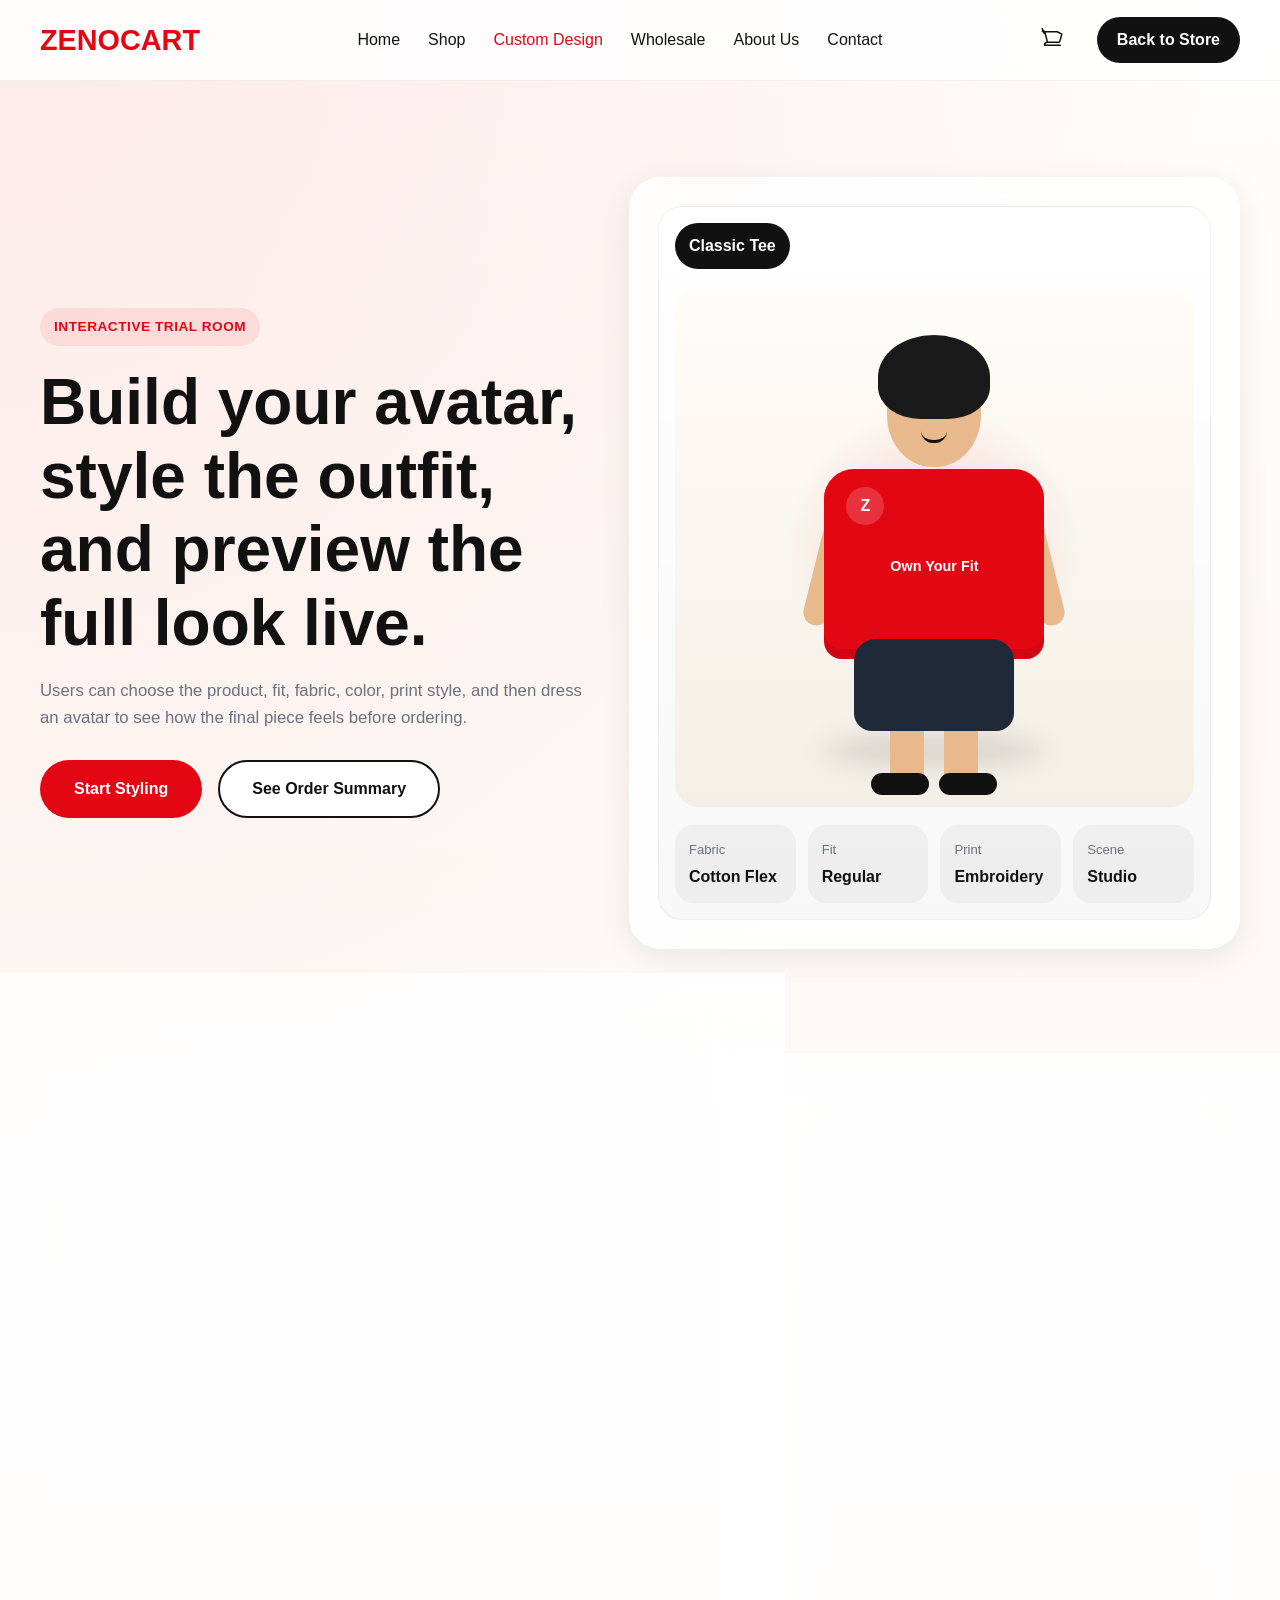
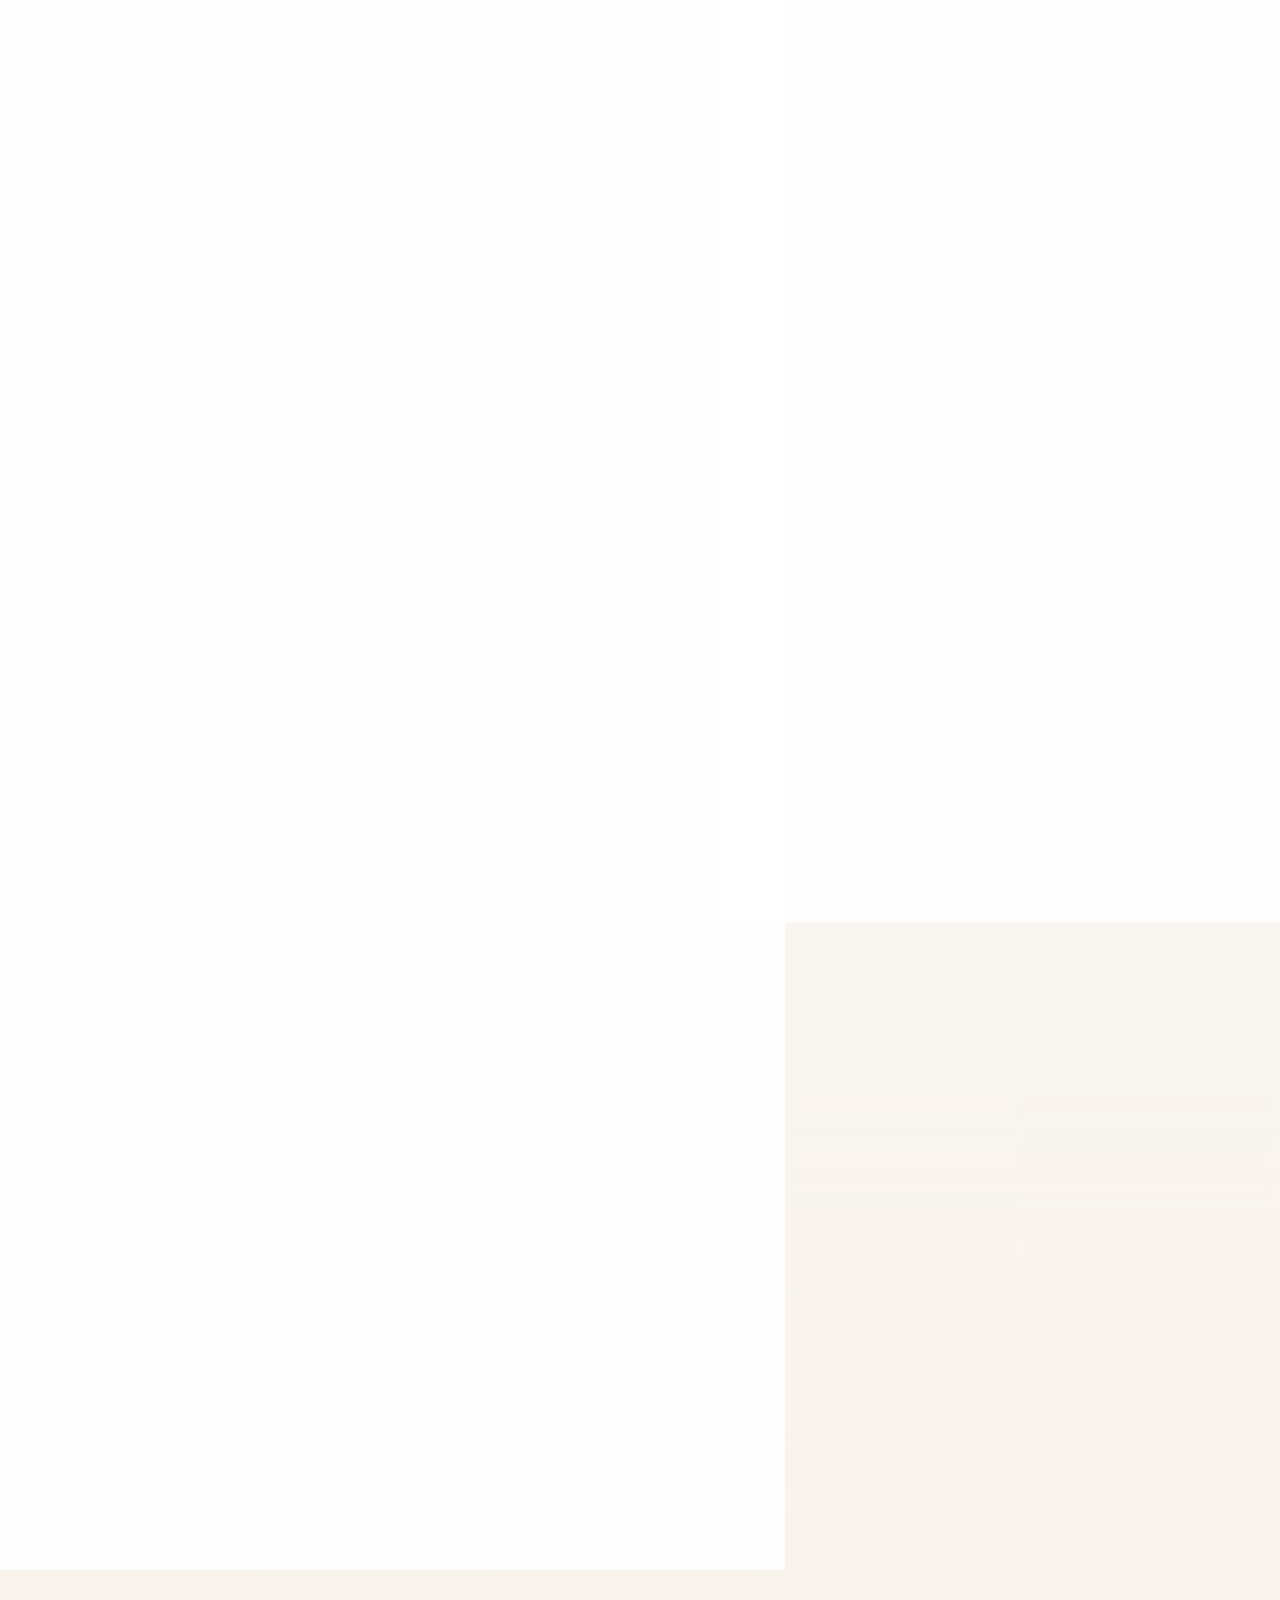
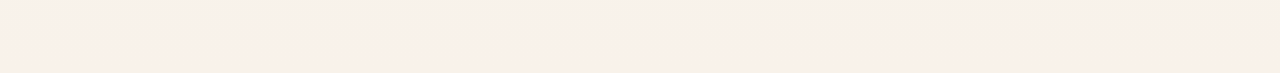
<file: Pages/custom/index.html>
<!DOCTYPE html>
<html lang="en">
<head>
    <meta charset="UTF-8">
    <meta name="viewport" content="width=device-width, initial-scale=1.0">
    <title>ZENOCART Trial Room</title>
    <link rel="stylesheet" href="../../style.css">
</head>
<body class="custom-page-body">
    <header class="header" id="header">
        <nav class="navbar container">
            <a href="../../index.html" class="nav-logo">ZENOCART</a>

            <ul class="nav-menu" id="nav-menu">
                <li><a href="../../index.html">Home</a></li>
                <li><a href="../shop.html">Shop</a></li>
                <li><a href="index.html" style="color: var(--primary-red);">Custom Design</a></li>
                <li><a href="../wholesale.html">Wholesale</a></li>
                <li><a href="../about.html">About Us</a></li>
                <li><a href="../contact.html">Contact</a></li>
            </ul>

            <div class="nav-actions">
                <a href="../cart.html" class="nav-cart-btn" style="position: relative; color: inherit; display: flex; align-items: center; text-decoration: none; margin-right: 15px;">
                    <svg class="icon" xmlns="http://www.w3.org/2000/svg" fill="none" viewBox="0 0 24 24" stroke-width="1.5" stroke="currentColor" style="width: 24px; height: 24px;"><path stroke-linecap="round" stroke-linejoin="round" d="M2.25 3h1.386c.51 0 .955.343 1.087.835l.383 1.437M7.5 14.25a3 3 0 00-3 3h15.75m-12.75-3h11.218c.51 0 .962-.344 1.087-.835l1.823-6.44a1.125 1.125 0 00-.142-1.095L17.102 3.75H5.484M7.5 14.25L5.106 5.165m0 0a1.5 1.5 0 01-1.823-1.095l-1.823-6.441" /></svg>
                    <span id="cart-count" class="cart-count" style="position: absolute; top: -6px; right: -6px; background: var(--primary-red); color: white; border-radius: 50%; width: 18px; height: 18px; font-size: 0.7rem; display: none; align-items: center; justify-content: center; font-weight: 700;">0</span>
                </a>
                <a href="../../index.html" class="login-btn">Back to Store</a>
            </div>

            <div class="mobile-menu-toggle" id="mobile-menu-toggle">
                <svg xmlns="http://www.w3.org/2000/svg" width="24" height="24" viewBox="0 0 24 24" fill="none" stroke="currentColor" stroke-width="2" stroke-linecap="round" stroke-linejoin="round"><line x1="3" y1="12" x2="21" y2="12"></line><line x1="3" y1="6" x2="21" y2="6"></line><line x1="3" y1="18" x2="21" y2="18"></line></svg>
            </div>
        </nav>
    </header>

    <main class="custom-main">
        <section class="custom-hero" id="studio">
            <div class="container custom-hero-grid">
                <div class="custom-hero-copy">
                    <span class="eyebrow">Interactive Trial Room</span>
                    <h1>Build your avatar, style the outfit, and preview the full look live.</h1>
                    <p>Users can choose the product, fit, fabric, color, print style, and then dress an avatar to see how the final piece feels before ordering.</p>
                    <div class="hero-cta">
                        <a href="#controls" class="btn btn-primary">Start Styling</a>
                        <a href="#summary" class="btn btn-secondary">See Order Summary</a>
                    </div>
                </div>

                <div class="custom-hero-panel">
                    <div class="preview-stage">
                        <div style="display: flex; gap: 8px;">
                            <div class="stage-badge" id="selected-product-badge">Classic Tee</div>
                            <div class="stage-badge" id="accessory-badge" style="background: var(--primary-red); display: none;">Sneakers</div>
                        </div>
                        <div class="avatar-shell" id="avatar-shell">
                            <div class="avatar-card">
                                <div class="avatar-spotlight"></div>
                                <div class="avatar-character" id="avatar-character">
                                    <div class="avatar-hair" id="avatar-hair"></div>
                                    <div class="avatar-head" id="avatar-head">
                                        <span class="avatar-eye avatar-eye-left"></span>
                                        <span class="avatar-eye avatar-eye-right"></span>
                                        <span class="avatar-smile"></span>
                                    </div>
                                    <div class="avatar-neck"></div>
                                    <div class="avatar-torso">
                                        <div class="avatar-arm avatar-arm-left"></div>
                                        <div class="avatar-top" id="avatar-top">
                                            <span class="garment-logo" id="garment-logo">Z</span>
                                            <span class="garment-text" id="garment-text">Own Your Fit</span>
                                        </div>
                                        <div class="avatar-arm avatar-arm-right"></div>
                                    </div>
                                    <div class="avatar-bottom" id="avatar-bottom"></div>
                                    <div class="avatar-legs">
                                        <div class="avatar-leg"></div>
                                        <div class="avatar-leg"></div>
                                    </div>
                                    <div class="avatar-shoes">
                                        <div class="avatar-shoe"></div>
                                        <div class="avatar-shoe"></div>
                                    </div>
                                </div>
                            </div>
                        </div>
                        <div class="style-notes">
                            <div class="style-chip">
                                <span>Fabric</span>
                                <strong id="fabric-pill">Cotton Flex</strong>
                            </div>
                            <div class="style-chip">
                                <span>Fit</span>
                                <strong id="fit-pill">Regular</strong>
                            </div>
                            <div class="style-chip">
                                <span>Print</span>
                                <strong id="print-pill">Embroidery</strong>
                            </div>
                            <div class="style-chip">
                                <span>Scene</span>
                                <strong id="scene-pill">Studio</strong>
                            </div>
                        </div>
                    </div>
                </div>
            </div>
        </section>

        <section class="trial-room" id="controls">
            <div class="container trial-room-grid">
                <aside class="control-panel">
                    <div class="panel-group" style="background: linear-gradient(135deg, rgba(227,6,19,0.06) 0%, rgba(255,255,255,0.8) 100%); border-color: rgba(227,6,19,0.15);">
                        <div class="panel-head">
                            <span class="panel-index" style="background: var(--primary-red);">★</span>
                            <div>
                                <h2>Style Presets</h2>
                                <p>Click to try pre-configured look combinations instantly.</p>
                            </div>
                        </div>
                        <div class="choice-grid" id="preset-options">
                            <button type="button" class="choice-pill" data-preset="street">Classic Streetwear</button>
                            <button type="button" class="choice-pill" data-preset="gym">Gym Activewear</button>
                            <button type="button" class="choice-pill" data-preset="corporate">Smart Corporate</button>
                            <button type="button" class="choice-pill" data-preset="retro">Retro Bold Co-ord</button>
                        </div>
                    </div>

                    <div class="panel-group">
                        <div class="panel-head">
                            <span class="panel-index">01</span>
                            <div>
                                <h2>Product Setup</h2>
                                <p>Select product type, size, fit, fabric and quantity.</p>
                            </div>
                        </div>

                        <label class="field-label" for="product-select">Product</label>
                        <select id="product-select" class="custom-select">
                            <option value="Classic Tee">Classic Tee</option>
                            <option value="Oversized Hoodie">Oversized Hoodie</option>
                            <option value="Street Polo">Street Polo</option>
                            <option value="Co-ord Set">Co-ord Set</option>
                        </select>

                        <label class="field-label">Size</label>
                        <div class="choice-grid" id="size-options">
                            <button type="button" class="choice-pill" data-group="size" data-value="S">S</button>
                            <button type="button" class="choice-pill active" data-group="size" data-value="M">M</button>
                            <button type="button" class="choice-pill" data-group="size" data-value="L">L</button>
                            <button type="button" class="choice-pill" data-group="size" data-value="XL">XL</button>
                        </div>

                        <label class="field-label">Fit Preference</label>
                        <div class="choice-grid" id="fit-options">
                            <button type="button" class="choice-pill active" data-group="fit" data-value="Regular">Regular</button>
                            <button type="button" class="choice-pill" data-group="fit" data-value="Oversized">Oversized</button>
                            <button type="button" class="choice-pill" data-group="fit" data-value="Athletic">Athletic</button>
                        </div>

                        <label class="field-label">Fabric</label>
                        <div class="choice-grid" id="fabric-options">
                            <button type="button" class="choice-pill active" data-group="fabric" data-value="Cotton Flex">Cotton Flex</button>
                            <button type="button" class="choice-pill" data-group="fabric" data-value="French Terry">French Terry</button>
                            <button type="button" class="choice-pill" data-group="fabric" data-value="Dry Fit Mesh">Dry Fit Mesh</button>
                        </div>

                        <label class="field-label" for="quantity">Quantity</label>
                        <input type="number" id="quantity" class="custom-input" min="1" value="1">
                    </div>

                    <div class="panel-group">
                        <div class="panel-head">
                            <span class="panel-index">02</span>
                            <div>
                                <h2>Avatar Builder</h2>
                                <p>Create a model before styling clothes.</p>
                            </div>
                        </div>

                        <label class="field-label" for="skin-tone">Skin Tone</label>
                        <input type="range" id="skin-tone" min="0" max="4" value="1">

                        <label class="field-label" for="hair-style">Hair Style</label>
                        <select id="hair-style" class="custom-select">
                            <option value="fade">Fade</option>
                            <option value="curly">Curly</option>
                            <option value="bun">Bun</option>
                            <option value="wave">Wave</option>
                        </select>

                        <label class="field-label" for="body-type">Body Type</label>
                        <select id="body-type" class="custom-select">
                            <option value="balanced">Balanced</option>
                            <option value="slim">Slim</option>
                            <option value="broad">Broad</option>
                        </select>

                        <label class="field-label">Studio Background Scene</label>
                        <div class="choice-grid" id="scene-options">
                            <button type="button" class="choice-pill active" data-group="scene" data-value="Studio">Studio</button>
                            <button type="button" class="choice-pill" data-group="scene" data-value="Street">Street</button>
                            <button type="button" class="choice-pill" data-group="scene" data-value="Stage">Stage</button>
                            <button type="button" class="choice-pill" data-group="scene" data-value="Gym">Gym</button>
                        </div>
                    </div>

                    <div class="panel-group">
                        <div class="panel-head">
                            <span class="panel-index">03</span>
                            <div>
                                <h2>Outfit Styling</h2>
                                <p>Dress the avatar using live wardrobe controls.</p>
                            </div>
                        </div>

                        <label class="field-label" for="top-color">Top Color</label>
                        <input type="color" id="top-color" value="#e30613">

                        <label class="field-label" for="bottom-color">Bottom Color</label>
                        <input type="color" id="bottom-color" value="#1f2937">

                        <label class="field-label" for="print-style">Print Style</label>
                        <select id="print-style" class="custom-select">
                            <option value="Embroidery">Embroidery</option>
                            <option value="Puff Print">Puff Print</option>
                            <option value="Minimal Vinyl">Minimal Vinyl</option>
                            <option value="DTF Graphic">DTF Graphic</option>
                        </select>

                        <label class="field-label" for="custom-text">Text on Garment</label>
                        <input type="text" id="custom-text" class="custom-input" maxlength="22" value="Own Your Fit">

                        <label class="field-label" for="logo-mark">Logo Mark</label>
                        <input type="text" id="logo-mark" class="custom-input" maxlength="2" value="Z">

                        <label class="field-label">Add Accessory</label>
                        <div class="choice-grid" id="accessory-options">
                            <button type="button" class="choice-pill active" data-group="accessory" data-value="Sneakers">Sneakers</button>
                            <button type="button" class="choice-pill" data-group="accessory" data-value="Cap">Cap</button>
                            <button type="button" class="choice-pill" data-group="accessory" data-value="Tote">Tote Bag</button>
                        </div>
                    </div>
                </aside>

                <section class="summary-panel" id="summary">
                    <div class="summary-card">
                        <div class="summary-head">
                            <span class="panel-index">04</span>
                            <div>
                                <h2>Your Custom Build</h2>
                                <p>Everything updates as the user edits selections.</p>
                            </div>
                        </div>

                        <div class="summary-list">
                            <div class="summary-row"><span>Product</span><strong id="summary-product">Classic Tee</strong></div>
                            <div class="summary-row"><span>Fit</span><strong id="summary-fit">Regular</strong></div>
                            <div class="summary-row"><span>Fabric</span><strong id="summary-fabric">Cotton Flex</strong></div>
                            <div class="summary-row"><span>Print</span><strong id="summary-print">Embroidery</strong></div>
                            <div class="summary-row"><span>Size</span><strong id="summary-size">M</strong></div>
                            <div class="summary-row"><span>Quantity</span><strong id="summary-quantity">1</strong></div>
                            <div class="summary-row"><span>Accessory</span><strong id="summary-accessory">Sneakers</strong></div>
                            <div class="summary-row"><span>Scene</span><strong id="summary-scene">Studio</strong></div>
                            <div class="summary-row"><span>Avatar</span><strong id="summary-avatar">Fade / Balanced</strong></div>
                            <div class="summary-row"><span>Style Mood</span><strong id="summary-mood">Bold street minimal</strong></div>
                        </div>

                        <div class="price-box">
                            <div class="summary-row"><span>Base price</span><strong id="base-price">Rs. 899</strong></div>
                            <div class="summary-row"><span>Customization</span><strong id="custom-price">Rs. 250</strong></div>
                            <div class="summary-row total-row"><span>Total</span><strong id="total-price">Rs. 1149</strong></div>
                        </div>

                        <div class="insight-box">
                            <h3>Trial Room Features</h3>
                            <ul>
                                <li>Avatar changes live with outfit styling.</li>
                                <li>Product, fit, color, text, and print selection in one place.</li>
                                <li>Dynamic visual representation of scene, hair, and accessories.</li>
                            </ul>
                        </div>

                        <a href="#" id="add-to-cart-button" class="btn btn-primary full-width-btn">Add Custom Look to Cart</a>
                        <p id="order-message" style="text-align: center; margin-top: 15px; color: var(--primary-red); font-weight: 600;"></p>
                    </div>
                </section>
            </div>
        </section>
    </main>

    <script src="../../script.js"></script>
</body>
</html>
</file>
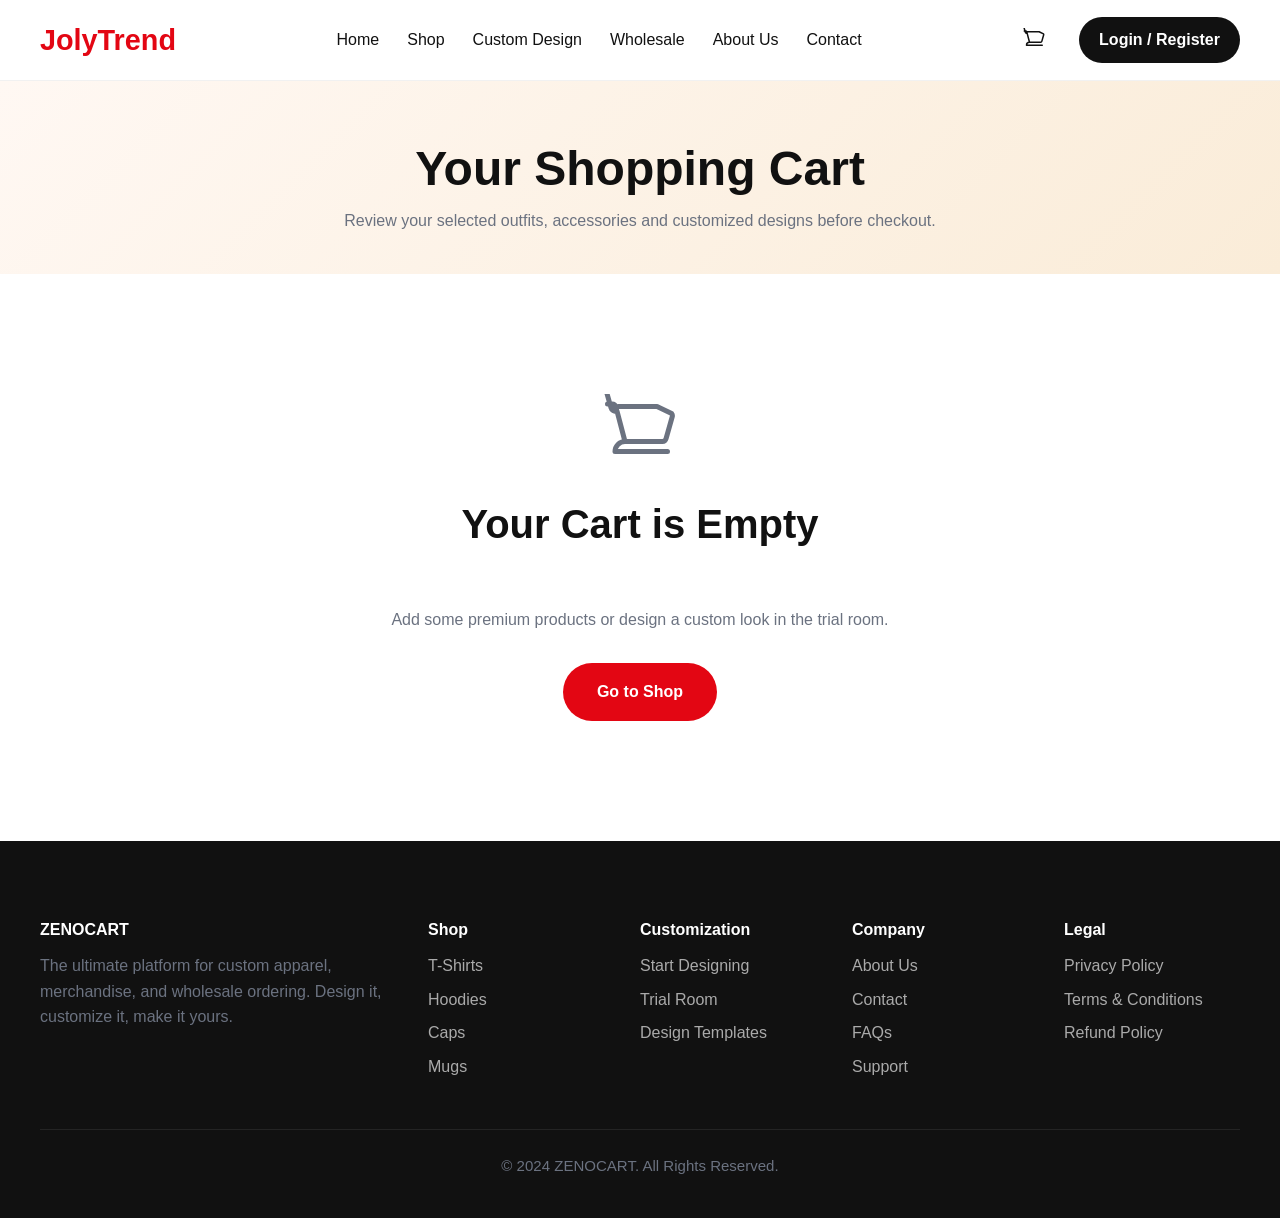
<file: Pages/cart.html>
<!DOCTYPE html>
<html lang="en">
<head>
    <meta charset="UTF-8">
    <meta name="viewport" content="width=device-width, initial-scale=1.0">
    <title>Shopping Cart - ZENOCART</title>
    <link rel="stylesheet" href="../style.css">
</head>
<body>
    <div id="cart-page-identifier"></div>

    <header class="header" id="header">
        <nav class="navbar container">
            <a href="../index.html" class="nav-logo">JolyTrend</a>

            <ul class="nav-menu" id="nav-menu">
                <li><a href="../index.html">Home</a></li>
                <li><a href="shop.html">Shop</a></li>
                <li><a href="custom/index.html">Custom Design</a></li>
                <li><a href="wholesale.html">Wholesale</a></li>
                <li><a href="about.html">About Us</a></li>
                <li><a href="contact.html">Contact</a></li>
            </ul>

            <div class="nav-actions">
                <a href="cart.html" class="nav-cart-btn" style="position: relative; color: inherit; display: flex; align-items: center; text-decoration: none; margin-right: 15px;">
                    <svg class="icon" xmlns="http://www.w3.org/2000/svg" fill="none" viewBox="0 0 24 24" stroke-width="1.5" stroke="currentColor" style="width: 24px; height: 24px;"><path stroke-linecap="round" stroke-linejoin="round" d="M2.25 3h1.386c.51 0 .955.343 1.087.835l.383 1.437M7.5 14.25a3 3 0 00-3 3h15.75m-12.75-3h11.218c.51 0 .962-.344 1.087-.835l1.823-6.44a1.125 1.125 0 00-.142-1.095L17.102 3.75H5.484M7.5 14.25L5.106 5.165m0 0a1.5 1.5 0 01-1.823-1.095l-1.823-6.441" /></svg>
                    <span id="cart-count" class="cart-count" style="position: absolute; top: -6px; right: -6px; background: var(--primary-red); color: white; border-radius: 50%; width: 18px; height: 18px; font-size: 0.7rem; display: none; align-items: center; justify-content: center; font-weight: 700;">0</span>
                </a>
                <a href="../index.html" class="login-btn">Login / Register</a>
            </div>

            <div class="mobile-menu-toggle" id="mobile-menu-toggle">
                <svg xmlns="http://www.w3.org/2000/svg" width="24" height="24" viewBox="0 0 24 24" fill="none" stroke="currentColor" stroke-width="2" stroke-linecap="round" stroke-linejoin="round"><line x1="3" y1="12" x2="21" y2="12"></line><line x1="3" y1="6" x2="21" y2="6"></line><line x1="3" y1="18" x2="21" y2="18"></line></svg>
            </div>
        </nav>
    </header>

    <main>
        <section class="shop-hero" style="background: linear-gradient(135deg, var(--soft-cream) 0%, #faecd8 100%);">
            <div class="container">
                <h1>Your Shopping Cart</h1>
                <p>Review your selected outfits, accessories and customized designs before checkout.</p>
            </div>
        </section>

        <section style="padding: 0;">
            <div class="container">
                <div class="cart-grid" id="cart-grid-wrapper">
                    <!-- Cart Items List Container -->
                    <div class="cart-items-container">
                        <h2 style="text-align: left; font-size: 1.4rem; margin-bottom: 24px; border-bottom: 2px solid var(--line); padding-bottom: 12px; color: var(--black);">Items in Cart</h2>
                        <div id="cart-items-list">
                            <!-- Items Populated by JS -->
                        </div>
                    </div>

                    <!-- Cart Summary Sidebar -->
                    <div class="cart-summary-card">
                        <h3>Order Summary</h3>
                        
                        <div class="promo-code-box">
                            <input type="text" id="promo-code" placeholder="Enter coupon code" maxlength="15">
                            <button type="button" id="apply-promo" class="btn btn-secondary" style="padding: 10px 16px; font-size: 0.9rem;">Apply</button>
                        </div>
                        <div style="font-size: 0.78rem; color: var(--muted-gray); margin-top: -16px; margin-bottom: 20px; padding-left: 4px;">
                            Try <strong style="color:var(--black)">ZENO10</strong> (10% off) or <strong style="color:var(--black)">CUSTOM20</strong> (20% off)
                        </div>

                        <!-- Summary prices calculated by JS -->
                        <div class="price-box" id="summary-prices-box" style="background: var(--light-gray); border: 1px solid var(--line);">
                            <!-- Dynamic calculations -->
                        </div>

                        <a href="checkout.html" id="proceed-to-checkout-btn" class="btn btn-primary full-width-btn" style="text-align: center; display: block;">Proceed to Checkout</a>
                        <a href="shop.html" class="btn btn-secondary full-width-btn" style="text-align: center; display: block; margin-top: 12px; border-color: var(--line);">Continue Shopping</a>
                    </div>
                </div>
            </div>
        </section>
    </main>

    <footer class="footer">
        <div class="container">
            <div class="footer-grid">
                <div class="footer-col about">
                    <h4>ZENOCART</h4>
                    <p>The ultimate platform for custom apparel, merchandise, and wholesale ordering. Design it, customize it, make it yours.</p>
                </div>
                <div class="footer-col">
                    <h4>Shop</h4>
                    <ul>
                        <li><a href="custom/index.html">T-Shirts</a></li>
                        <li><a href="custom/index.html">Hoodies</a></li>
                        <li><a href="custom/index.html">Caps</a></li>
                        <li><a href="custom/index.html">Mugs</a></li>
                    </ul>
                </div>
                <div class="footer-col">
                    <h4>Customization</h4>
                    <ul>
                        <li><a href="custom/index.html">Start Designing</a></li>
                        <li><a href="custom/index.html">Trial Room</a></li>
                        <li><a href="custom/index.html">Design Templates</a></li>
                    </ul>
                </div>
                <div class="footer-col">
                    <h4>Company</h4>
                    <ul>
                        <li><a href="about.html">About Us</a></li>
                        <li><a href="contact.html">Contact</a></li>
                        <li><a href="#">FAQs</a></li>
                        <li><a href="#">Support</a></li>
                    </ul>
                </div>
                <div class="footer-col">
                    <h4>Legal</h4>
                    <ul>
                        <li><a href="#">Privacy Policy</a></li>
                        <li><a href="#">Terms & Conditions</a></li>
                        <li><a href="#">Refund Policy</a></li>
                    </ul>
                </div>
            </div>
            <div class="footer-bottom">
                <p>&copy; 2024 ZENOCART. All Rights Reserved.</p>
            </div>
        </div>
    </footer>

    <a href="#header" id="back-to-top" aria-label="Back to top">
        <svg xmlns="http://www.w3.org/2000/svg" width="24" height="24" viewBox="0 0 24 24" fill="none" stroke="currentColor" stroke-width="2" stroke-linecap="round" stroke-linejoin="round"><path d="M12 19V5M5 12l7-7 7 7"/></svg>
    </a>

    <script src="../script.js"></script>
</body>
</html>
</file>
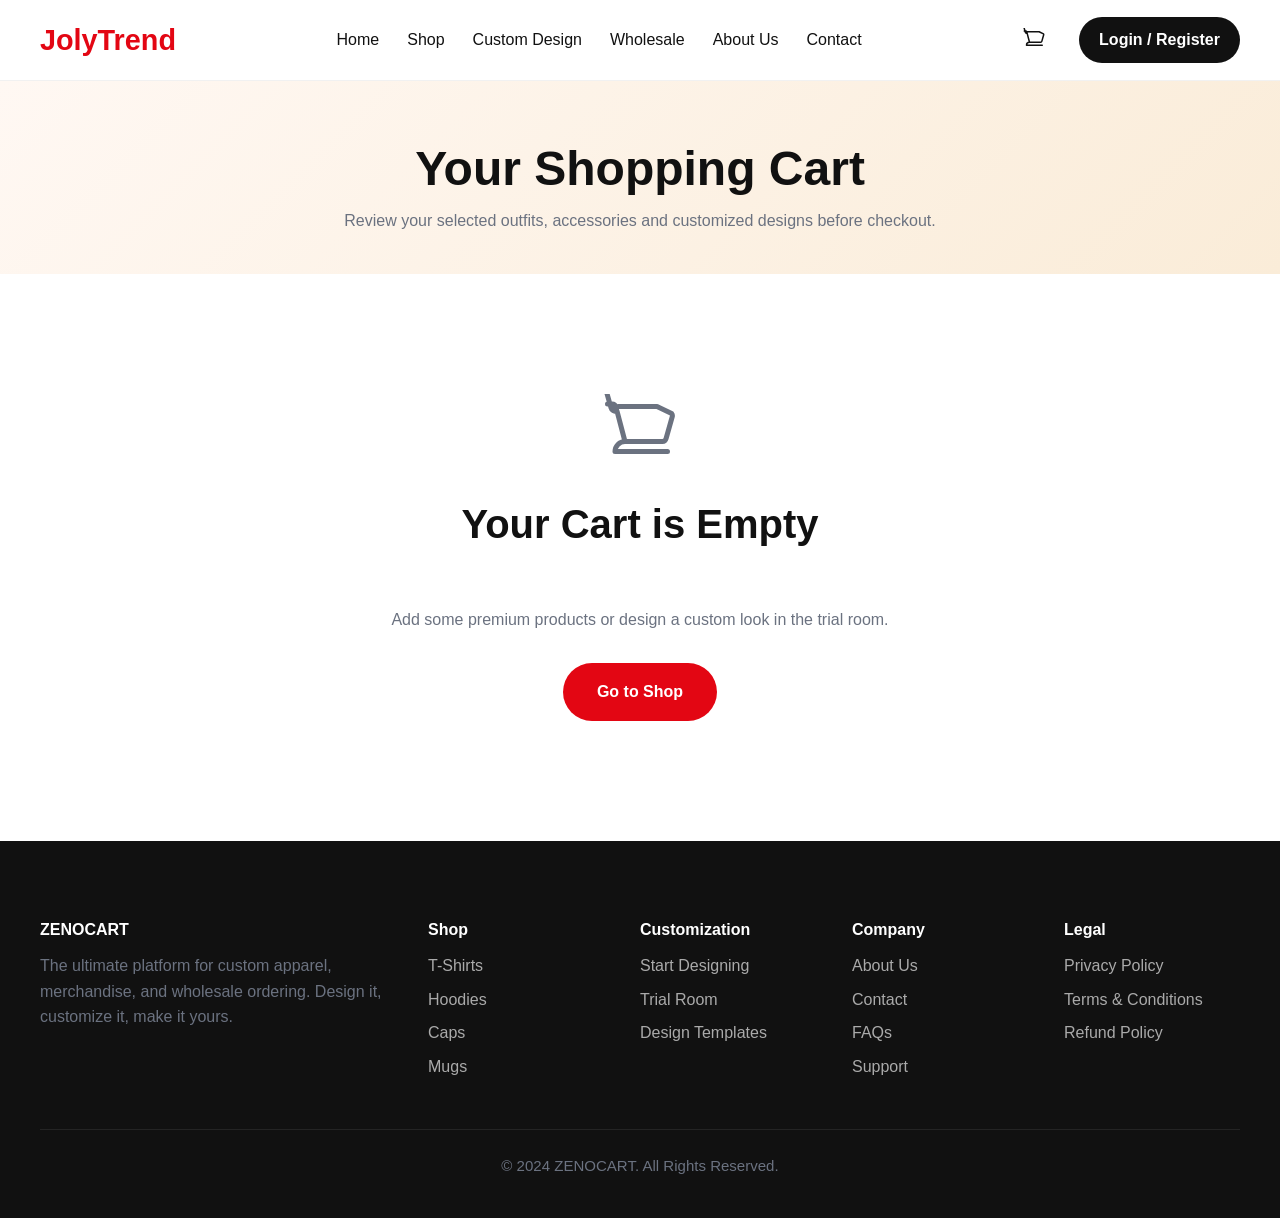
<file: Pages/checkout.html>
<!DOCTYPE html>
<html lang="en">
<head>
    <meta charset="UTF-8">
    <meta name="viewport" content="width=device-width, initial-scale=1.0">
    <title>Checkout - ZENOCART</title>
    <link rel="stylesheet" href="../style.css">
</head>
<body>
    <div id="checkout-page-identifier"></div>

    <header class="header" id="header">
        <nav class="navbar container">
            <a href="../index.html" class="nav-logo">JolyTrend</a>

            <ul class="nav-menu" id="nav-menu">
                <li><a href="../index.html">Home</a></li>
                <li><a href="shop.html">Shop</a></li>
                <li><a href="custom/index.html">Custom Design</a></li>
                <li><a href="wholesale.html">Wholesale</a></li>
                <li><a href="about.html">About Us</a></li>
                <li><a href="contact.html">Contact</a></li>
            </ul>

            <div class="nav-actions">
                <a href="cart.html" class="nav-cart-btn" style="position: relative; color: inherit; display: flex; align-items: center; text-decoration: none; margin-right: 15px;">
                    <svg class="icon" xmlns="http://www.w3.org/2000/svg" fill="none" viewBox="0 0 24 24" stroke-width="1.5" stroke="currentColor" style="width: 24px; height: 24px;"><path stroke-linecap="round" stroke-linejoin="round" d="M2.25 3h1.386c.51 0 .955.343 1.087.835l.383 1.437M7.5 14.25a3 3 0 00-3 3h15.75m-12.75-3h11.218c.51 0 .962-.344 1.087-.835l1.823-6.44a1.125 1.125 0 00-.142-1.095L17.102 3.75H5.484M7.5 14.25L5.106 5.165m0 0a1.5 1.5 0 01-1.823-1.095l-1.823-6.441" /></svg>
                    <span id="cart-count" class="cart-count" style="position: absolute; top: -6px; right: -6px; background: var(--primary-red); color: white; border-radius: 50%; width: 18px; height: 18px; font-size: 0.7rem; display: none; align-items: center; justify-content: center; font-weight: 700;">0</span>
                </a>
                <a href="../index.html" class="login-btn">Login / Register</a>
            </div>

            <div class="mobile-menu-toggle" id="mobile-menu-toggle">
                <svg xmlns="http://www.w3.org/2000/svg" width="24" height="24" viewBox="0 0 24 24" fill="none" stroke="currentColor" stroke-width="2" stroke-linecap="round" stroke-linejoin="round"><line x1="3" y1="12" x2="21" y2="12"></line><line x1="3" y1="6" x2="21" x2="6"></line><line x1="3" y1="18" x2="21" y2="18"></line></svg>
            </div>
        </nav>
    </header>

    <main>
        <section class="shop-hero" style="background: linear-gradient(135deg, #eaeaea 0%, #d4d4d4 100%);">
            <div class="container">
                <h1>Complete Secure Checkout</h1>
                <p>Provide your delivery details and choose your preferred mock payment option.</p>
            </div>
        </section>

        <section style="padding: 0;">
            <div class="container">
                <div class="checkout-grid">
                    <!-- Billing & Shipping Information -->
                    <div class="checkout-card">
                        <h3 class="checkout-section-title">Shipping & Billing Information</h3>
                        <form id="checkout-shipping-form">
                            <div class="form-row">
                                <div class="form-group">
                                    <label for="ch-fname">First Name</label>
                                    <input type="text" id="ch-fname" required placeholder="Sudhanshu">
                                </div>
                                <div class="form-group">
                                    <label for="ch-lname">Last Name</label>
                                    <input type="text" id="ch-lname" required placeholder="Yadav">
                                </div>
                            </div>
                            
                            <div class="form-group">
                                <label for="ch-email">Email Address</label>
                                <input type="email" id="ch-email" required placeholder="sudhanshu@example.com">
                            </div>

                            <div class="form-group">
                                <label for="ch-address">Delivery Address</label>
                                <textarea id="ch-address" rows="3" required placeholder="Apartment, Street Name, Block Number..." style="resize: none;"></textarea>
                            </div>

                            <div class="form-row">
                                <div class="form-group">
                                    <label for="ch-city">City</label>
                                    <input type="text" id="ch-city" required placeholder="New Delhi">
                                </div>
                                <div class="form-group">
                                    <label for="ch-pin">Pincode / ZIP Code</label>
                                    <input type="text" id="ch-pin" pattern="[0-9]{6}" required placeholder="110001">
                                </div>
                            </div>

                            <h3 class="checkout-section-title" style="margin-top: 36px;">Choose Payment Mode</h3>
                            <div class="payment-methods">
                                <div class="payment-option active">
                                    <input type="radio" name="payment-method" id="pay-upi" value="UPI" checked>
                                    <div>
                                        <strong style="color:var(--black)">UPI (BHIM, PhonePe, GPay)</strong>
                                        <p style="font-size: 0.82rem; margin: 0;">Instant secure checkout via UPI applications.</p>
                                    </div>
                                </div>
                                <div class="payment-option">
                                    <input type="radio" name="payment-method" id="pay-card" value="Card">
                                    <div>
                                        <strong style="color:var(--black)">Credit / Debit Card</strong>
                                        <p style="font-size: 0.82rem; margin: 0;">Visa, Mastercard, RuPay cards supported.</p>
                                    </div>
                                </div>
                                <div class="payment-option">
                                    <input type="radio" name="payment-method" id="pay-cod" value="COD">
                                    <div>
                                        <strong style="color:var(--black)">Cash On Delivery (COD)</strong>
                                        <p style="font-size: 0.82rem; margin: 0;">Pay in cash when shipment reaches your doorstep.</p>
                                    </div>
                                </div>
                            </div>

                            <button type="submit" id="checkout-place-order-btn" class="btn btn-primary full-width-btn" style="border: none; margin-top: 24px; padding: 18px 0; font-size: 1.1rem;">Place Mock Order</button>
                        </form>
                    </div>

                    <!-- Order Summary Panel -->
                    <div class="cart-summary-card">
                        <h3>Review Order</h3>
                        
                        <div id="checkout-items-list" style="margin-bottom: 24px;">
                            <!-- Populated dynamically by JS -->
                        </div>

                        <div class="price-box" id="checkout-totals-box" style="background: var(--light-gray); border: 1px solid var(--line);">
                            <!-- Dynamic subtotals -->
                        </div>
                    </div>
                </div>
            </div>
        </section>
    </main>

    <!-- Success Modal Overlay -->
    <div id="success-overlay" class="order-success-overlay">
        <div class="order-success-card">
            <div class="success-icon">
                <svg xmlns="http://www.w3.org/2000/svg" fill="none" viewBox="0 0 24 24" stroke-width="3" stroke="currentColor"><path stroke-linecap="round" stroke-linejoin="round" d="M4.5 12.75l6 6 9-13.5" /></svg>
            </div>
            <h2 style="color: var(--black); margin-bottom: 12px;">Order Placed Successfully!</h2>
            <p style="color: var(--muted-gray); margin-bottom: 16px;">Thank you for shopping with ZENOCART. Your design has been sent to our custom printing lines.</p>
            <div style="background: var(--light-gray); border: 1px solid var(--line); border-radius: 12px; padding: 12px; font-weight: 700; margin-bottom: 28px; color: var(--black);">
                Order Tracking ID: <span id="success-order-id" style="color: var(--primary-red);">ZENO999999</span>
            </div>
            <a href="../index.html" class="btn btn-primary" style="display: inline-block;">Return to Home</a>
        </div>
    </div>

    <footer class="footer">
        <div class="container">
            <div class="footer-grid">
                <div class="footer-col about">
                    <h4>ZENOCART</h4>
                    <p>The ultimate platform for custom apparel, merchandise, and wholesale ordering. Design it, customize it, make it yours.</p>
                </div>
                <div class="footer-col">
                    <h4>Shop</h4>
                    <ul>
                        <li><a href="custom/index.html">T-Shirts</a></li>
                        <li><a href="custom/index.html">Hoodies</a></li>
                        <li><a href="custom/index.html">Caps</a></li>
                        <li><a href="custom/index.html">Mugs</a></li>
                    </ul>
                </div>
                <div class="footer-col">
                    <h4>Customization</h4>
                    <ul>
                        <li><a href="custom/index.html">Start Designing</a></li>
                        <li><a href="custom/index.html">Trial Room</a></li>
                        <li><a href="custom/index.html">Design Templates</a></li>
                    </ul>
                </div>
                <div class="footer-col">
                    <h4>Company</h4>
                    <ul>
                        <li><a href="about.html">About Us</a></li>
                        <li><a href="contact.html">Contact</a></li>
                        <li><a href="#">FAQs</a></li>
                        <li><a href="#">Support</a></li>
                    </ul>
                </div>
                <div class="footer-col">
                    <h4>Legal</h4>
                    <ul>
                        <li><a href="#">Privacy Policy</a></li>
                        <li><a href="#">Terms & Conditions</a></li>
                        <li><a href="#">Refund Policy</a></li>
                    </ul>
                </div>
            </div>
            <div class="footer-bottom">
                <p>&copy; 2024 ZENOCART. All Rights Reserved.</p>
            </div>
        </div>
    </footer>

    <script src="../script.js"></script>
</body>
</html>
</file>
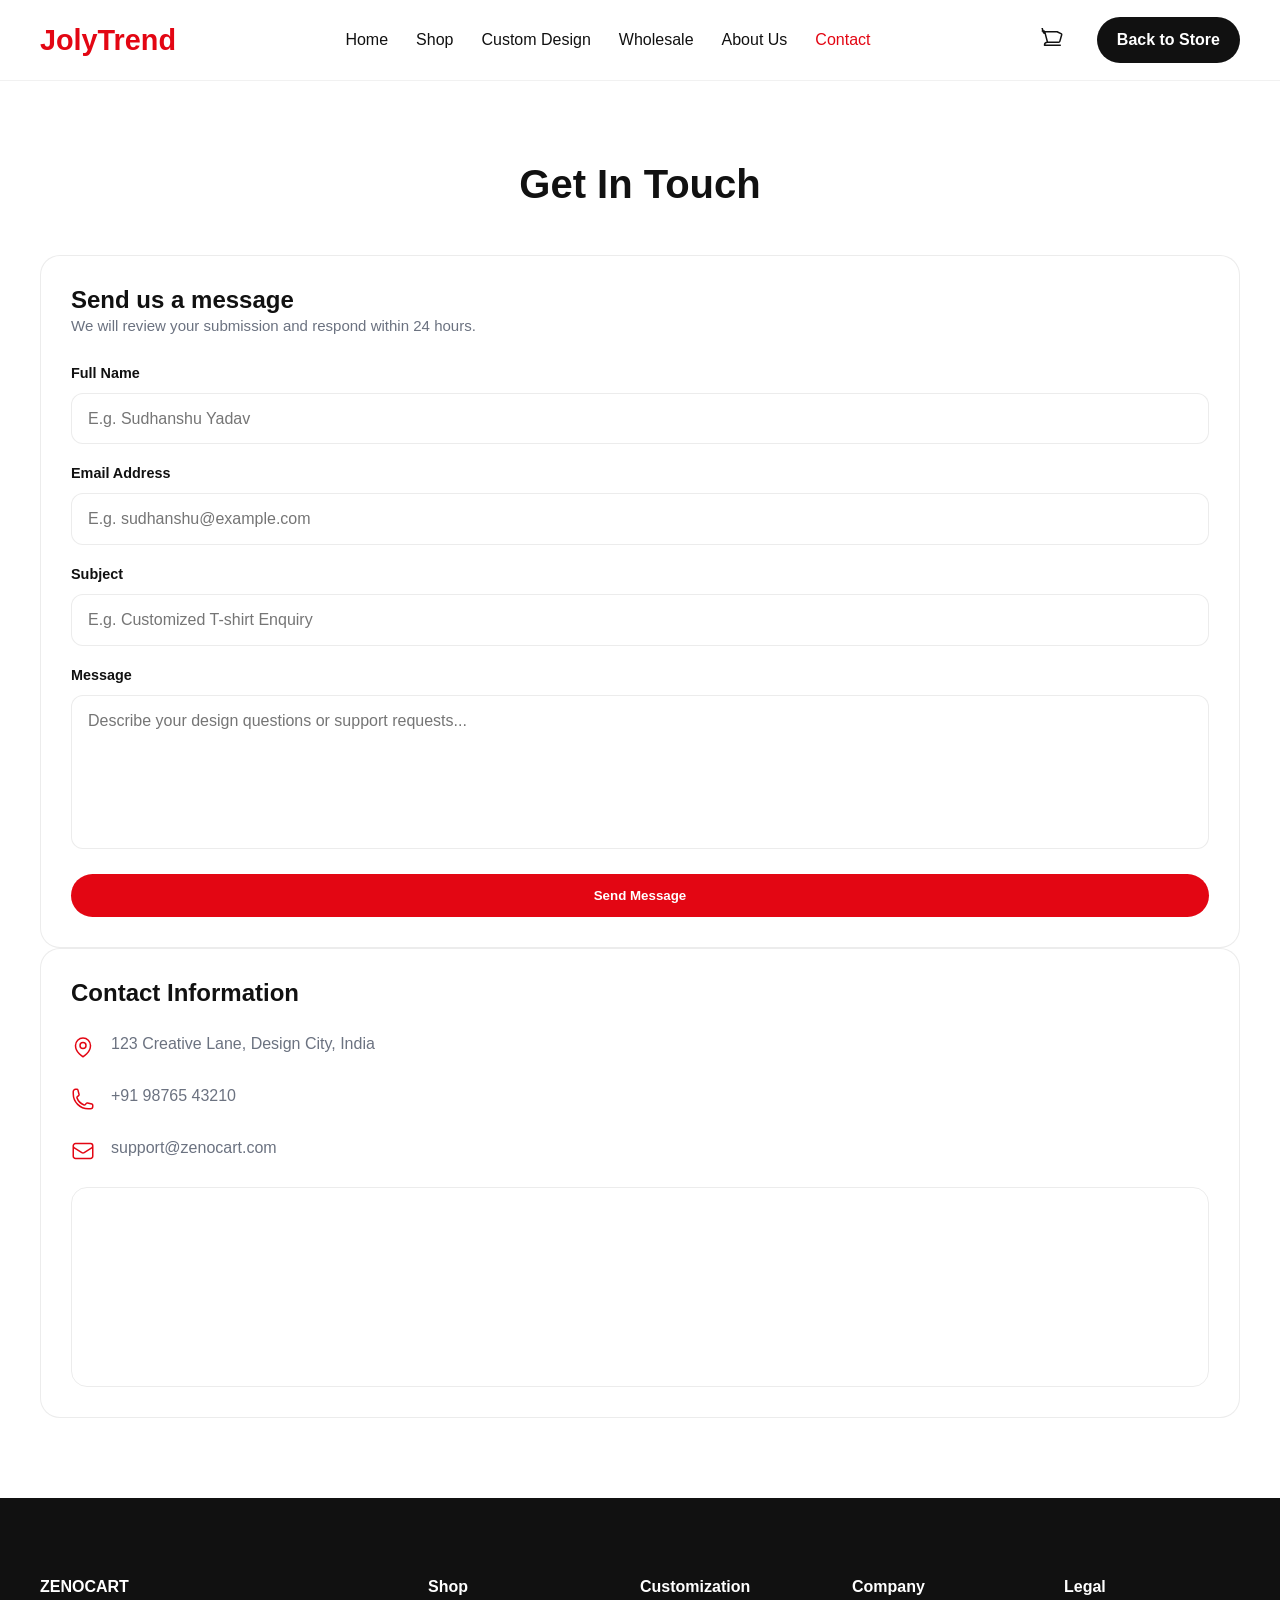
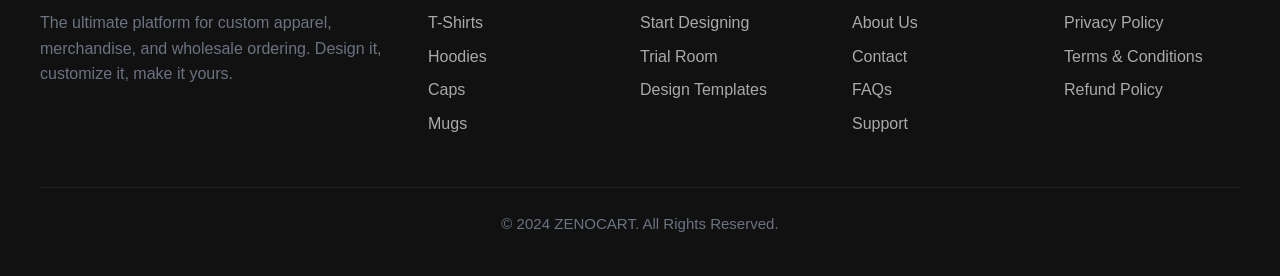
<file: Pages/contact.html>
<!DOCTYPE html>
<html lang="en">
<head>
    <meta charset="UTF-8">
    <meta name="viewport" content="width=device-width, initial-scale=1.0">
    <title>Contact Us - ZENOCART</title>
    <link rel="stylesheet" href="../style.css">
</head>
<body>
    <header class="header" id="header">
        <nav class="navbar container">
            <a href="../index.html" class="nav-logo">JolyTrend</a>
            
            <ul class="nav-menu" id="nav-menu">
                <li><a href="../index.html">Home</a></li>
                <li><a href="shop.html">Shop</a></li>
                <li><a href="custom/index.html">Custom Design</a></li>
                <li><a href="wholesale.html">Wholesale</a></li>
                <li><a href="about.html">About Us</a></li>
                <li><a href="contact.html" style="color: var(--primary-red);">Contact</a></li>
            </ul>

            <div class="nav-actions">
                <a href="cart.html" class="nav-cart-btn" style="position: relative; color: inherit; display: flex; align-items: center; text-decoration: none; margin-right: 15px;">
                    <svg class="icon" xmlns="http://www.w3.org/2000/svg" fill="none" viewBox="0 0 24 24" stroke-width="1.5" stroke="currentColor" style="width: 24px; height: 24px;"><path stroke-linecap="round" stroke-linejoin="round" d="M2.25 3h1.386c.51 0 .955.343 1.087.835l.383 1.437M7.5 14.25a3 3 0 00-3 3h15.75m-12.75-3h11.218c.51 0 .962-.344 1.087-.835l1.823-6.44a1.125 1.125 0 00-.142-1.095L17.102 3.75H5.484M7.5 14.25L5.106 5.165m0 0a1.5 1.5 0 01-1.823-1.095l-1.823-6.441" /></svg>
                    <span id="cart-count" class="cart-count" style="position: absolute; top: -6px; right: -6px; background: var(--primary-red); color: white; border-radius: 50%; width: 18px; height: 18px; font-size: 0.7rem; display: none; align-items: center; justify-content: center; font-weight: 700;">0</span>
                </a>
                <a href="../index.html" class="login-btn">Back to Store</a>
            </div>

            <div class="mobile-menu-toggle" id="mobile-menu-toggle">
                <svg xmlns="http://www.w3.org/2000/svg" width="24" height="24" viewBox="0 0 24 24" fill="none" stroke="currentColor" stroke-width="2" stroke-linecap="round" stroke-linejoin="round"><line x1="3" y1="12" x2="21" y2="12"></line><line x1="3" y1="6" x2="21" x2="6"></line><line x1="3" y1="18" x2="21" y2="18"></line></svg>
            </div>
        </nav>
    </header>

    <main>
        <section class="contact-section">
            <div class="container">
                <h2 style="margin-bottom: 48px;">Get In Touch</h2>
                <div class="contact-grid">
                    <div class="contact-form-container" style="background: var(--white); padding: 30px; border-radius: var(--border-radius); border: 1px solid var(--line);">
                        <h3>Send us a message</h3>
                        <p style="color: var(--muted-gray); margin-bottom: 24px; font-size: 0.94rem;">We will review your submission and respond within 24 hours.</p>
                        
                        <form class="contact-form">
                            <div class="form-group">
                                <label for="name">Full Name</label>
                                <input type="text" id="name" name="name" required placeholder="E.g. Sudhanshu Yadav">
                            </div>
                            <div class="form-group">
                                <label for="email">Email Address</label>
                                <input type="email" id="email" name="email" required placeholder="E.g. sudhanshu@example.com">
                            </div>
                            <div class="form-group">
                                <label for="subject">Subject</label>
                                <input type="text" id="subject" name="subject" required placeholder="E.g. Customized T-shirt Enquiry">
                            </div>
                            <div class="form-group">
                                <label for="message">Message</label>
                                <textarea id="message" name="message" rows="5" required placeholder="Describe your design questions or support requests..." style="resize: none;"></textarea>
                            </div>
                            <button type="submit" class="btn btn-primary full-width-btn" style="border: none;">Send Message</button>
                        </form>
                    </div>

                    <div class="contact-info-container" style="background: var(--white); padding: 30px; border-radius: var(--border-radius); border: 1px solid var(--line); display: flex; flex-direction: column; gap: 24px;">
                        <h3>Contact Information</h3>
                        
                        <div class="contact-info-item" style="display: flex; gap: 16px; align-items: flex-start;">
                            <svg xmlns="http://www.w3.org/2000/svg" fill="none" viewBox="0 0 24 24" stroke-width="1.5" stroke="currentColor" style="width: 24px; height: 24px; color: var(--primary-red); flex-shrink: 0; margin-top: 4px;"><path stroke-linecap="round" stroke-linejoin="round" d="M15 10.5a3 3 0 11-6 0 3 3 0 016 0z" /><path stroke-linecap="round" stroke-linejoin="round" d="M19.5 10.5c0 7.142-7.5 11.25-7.5 11.25S4.5 17.642 4.5 10.5a7.5 7.5 0 1115 0z" /></svg>
                            <p style="margin: 0;">123 Creative Lane, Design City, India</p>
                        </div>
                        <div class="contact-info-item" style="display: flex; gap: 16px; align-items: flex-start;">
                            <svg xmlns="http://www.w3.org/2000/svg" fill="none" viewBox="0 0 24 24" stroke-width="1.5" stroke="currentColor" style="width: 24px; height: 24px; color: var(--primary-red); flex-shrink: 0; margin-top: 4px;"><path stroke-linecap="round" stroke-linejoin="round" d="M2.25 6.75c0 8.284 6.716 15 15 15h2.25a2.25 2.25 0 002.25-2.25v-1.372c0-.516-.351-.966-.852-1.091l-4.423-1.106c-.44-.11-.902.055-1.173.417l-.97 1.293c-.282.376-.769.542-1.21.38a12.035 12.035 0 01-7.143-7.143c-.162-.441.004-.928.38-1.21l1.293-.97c.363-.271.527-.734.417-1.173L6.963 3.102a1.125 1.125 0 00-1.091-.852H4.5A2.25 2.25 0 002.25 4.5v2.25z" /></svg>
                            <p style="margin: 0;">+91 98765 43210</p>
                        </div>
                        <div class="contact-info-item" style="display: flex; gap: 16px; align-items: flex-start;">
                            <svg xmlns="http://www.w3.org/2000/svg" fill="none" viewBox="0 0 24 24" stroke-width="1.5" stroke="currentColor" style="width: 24px; height: 24px; color: var(--primary-red); flex-shrink: 0; margin-top: 4px;"><path stroke-linecap="round" stroke-linejoin="round" d="M21.75 6.75v10.5a2.25 2.25 0 01-2.25 2.25h-15a2.25 2.25 0 01-2.25-2.25V6.75m19.5 0A2.25 2.25 0 0019.5 4.5h-15a2.25 2.25 0 00-2.25 2.25m19.5 0v.243a2.25 2.25 0 01-1.07 1.916l-7.5 4.615a2.25 2.25 0 01-2.36 0L3.32 8.91a2.25 2.25 0 01-1.07-1.916V6.75" /></svg>
                            <p style="margin: 0;">support@zenocart.com</p>
                        </div>
                        
                        <div class="contact-map" style="border-radius: 16px; overflow: hidden; border: 1px solid var(--line); flex: 1; min-height: 200px;">
                            <iframe src="https://www.google.com/maps/embed?pb=!1m18!1m12!1m3!1d387191.33750346623!2d-74.25986613796423!3d40.69714941932443!2m3!1f0!2f0!3f0!3m2!1i1024!2i768!4f13.1!3m3!1m2!1s0x89c24fa5d33f083b%3A0xc80b8f06e177fe62!2sNew%20York%2C%20NY%2C%20USA!5e0!3m2!1sen!2sin!4v1678886342389!5m2!1sen!2sin" width="100%" height="100%" allowfullscreen="" loading="lazy" referrerpolicy="no-referrer-when-downgrade" style="border:0;"></iframe>
                        </div>
                    </div>
                </div>
            </div>
        </section>
    </main>

    <footer class="footer">
        <div class="container">
            <div class="footer-grid">
                <div class="footer-col about">
                    <h4>ZENOCART</h4>
                    <p>The ultimate platform for custom apparel, merchandise, and wholesale ordering. Design it, customize it, make it yours.</p>
                </div>
                <div class="footer-col">
                    <h4>Shop</h4>
                    <ul>
                        <li><a href="custom/index.html">T-Shirts</a></li>
                        <li><a href="custom/index.html">Hoodies</a></li>
                        <li><a href="custom/index.html">Caps</a></li>
                        <li><a href="custom/index.html">Mugs</a></li>
                    </ul>
                </div>
                <div class="footer-col">
                    <h4>Customization</h4>
                    <ul>
                        <li><a href="custom/index.html">Start Designing</a></li>
                        <li><a href="custom/index.html">Trial Room</a></li>
                        <li><a href="custom/index.html">Design Templates</a></li>
                    </ul>
                </div>
                <div class="footer-col">
                    <h4>Company</h4>
                    <ul>
                        <li><a href="about.html">About Us</a></li>
                        <li><a href="contact.html">Contact</a></li>
                        <li><a href="#">FAQs</a></li>
                        <li><a href="#">Support</a></li>
                    </ul>
                </div>
                <div class="footer-col">
                    <h4>Legal</h4>
                    <ul>
                        <li><a href="#">Privacy Policy</a></li>
                        <li><a href="#">Terms & Conditions</a></li>
                        <li><a href="#">Refund Policy</a></li>
                    </ul>
                </div>
            </div>
            <div class="footer-bottom">
                <p>&copy; 2024 ZENOCART. All Rights Reserved.</p>
            </div>
        </div>
    </footer>

    <a href="#header" id="back-to-top" aria-label="Back to top">
        <svg xmlns="http://www.w3.org/2000/svg" width="24" height="24" viewBox="0 0 24 24" fill="none" stroke="currentColor" stroke-width="2" stroke-linecap="round" stroke-linejoin="round"><path d="M12 19V5M5 12l7-7 7 7"/></svg>
    </a>

    <script src="../script.js"></script>
</body>
</html>
</file>
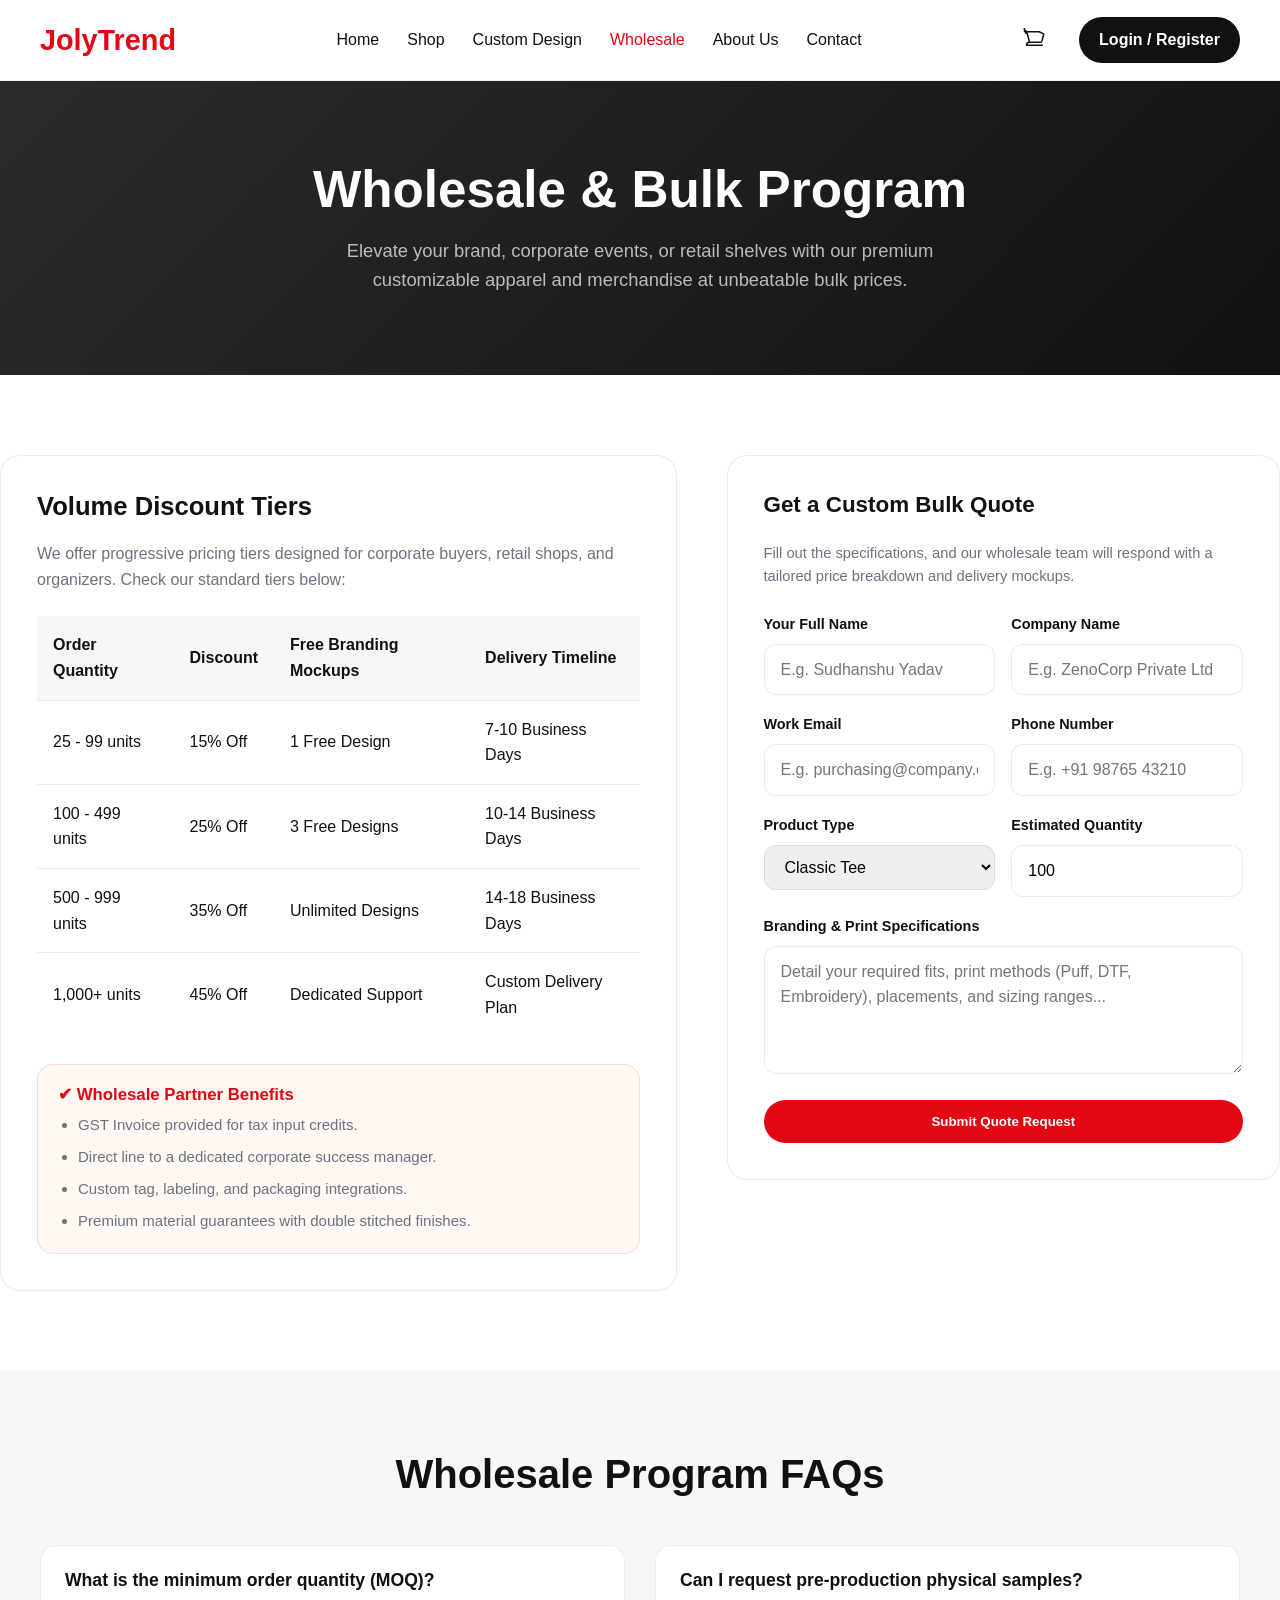
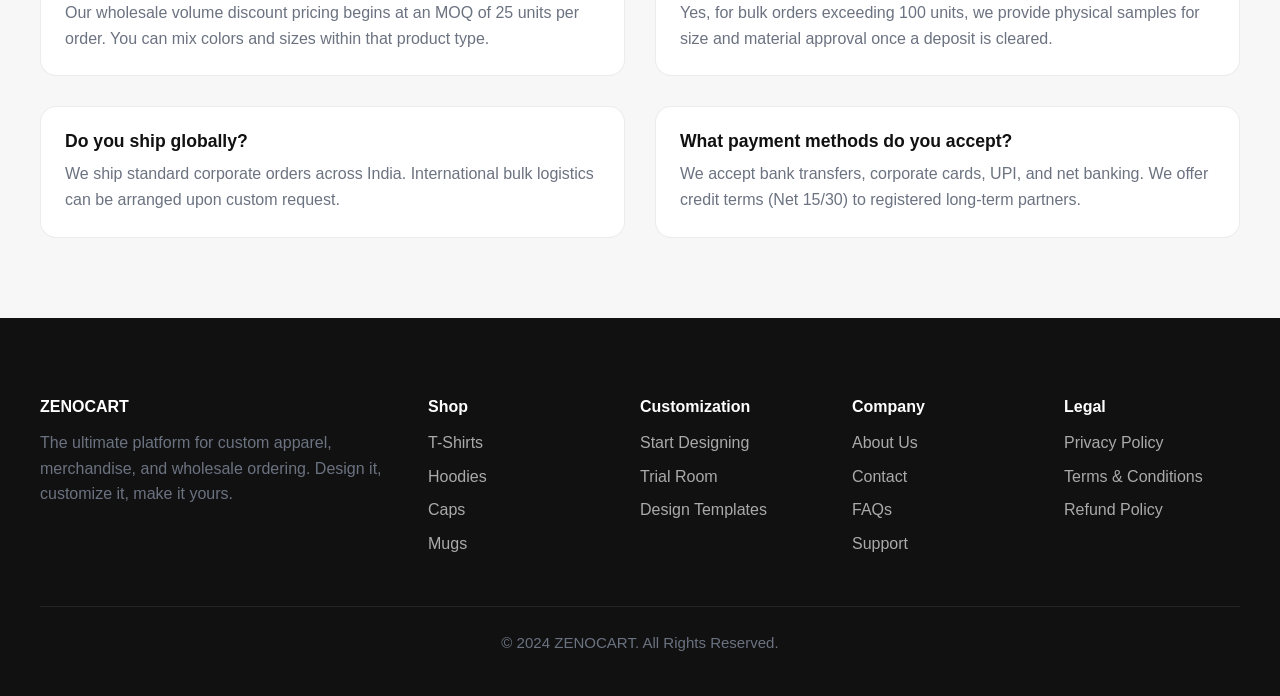
<file: Pages/wholesale.html>
<!DOCTYPE html>
<html lang="en">
<head>
    <meta charset="UTF-8">
    <meta name="viewport" content="width=device-width, initial-scale=1.0">
    <title>Wholesale Partner - ZENOCART</title>
    <link rel="stylesheet" href="../style.css">
</head>
<body>
    <div id="wholesale-page-identifier"></div>

    <header class="header" id="header">
        <nav class="navbar container">
            <a href="../index.html" class="nav-logo">JolyTrend</a>

            <ul class="nav-menu" id="nav-menu">
                <li><a href="../index.html">Home</a></li>
                <li><a href="shop.html">Shop</a></li>
                <li><a href="custom/index.html">Custom Design</a></li>
                <li><a href="wholesale.html" style="color: var(--primary-red);">Wholesale</a></li>
                <li><a href="about.html">About Us</a></li>
                <li><a href="contact.html">Contact</a></li>
            </ul>

            <div class="nav-actions">
                <a href="cart.html" class="nav-cart-btn" style="position: relative; color: inherit; display: flex; align-items: center; text-decoration: none; margin-right: 15px;">
                    <svg class="icon" xmlns="http://www.w3.org/2000/svg" fill="none" viewBox="0 0 24 24" stroke-width="1.5" stroke="currentColor" style="width: 24px; height: 24px;"><path stroke-linecap="round" stroke-linejoin="round" d="M2.25 3h1.386c.51 0 .955.343 1.087.835l.383 1.437M7.5 14.25a3 3 0 00-3 3h15.75m-12.75-3h11.218c.51 0 .962-.344 1.087-.835l1.823-6.44a1.125 1.125 0 00-.142-1.095L17.102 3.75H5.484M7.5 14.25L5.106 5.165m0 0a1.5 1.5 0 01-1.823-1.095l-1.823-6.441" /></svg>
                    <span id="cart-count" class="cart-count" style="position: absolute; top: -6px; right: -6px; background: var(--primary-red); color: white; border-radius: 50%; width: 18px; height: 18px; font-size: 0.7rem; display: none; align-items: center; justify-content: center; font-weight: 700;">0</span>
                </a>
                <a href="../index.html" class="login-btn">Login / Register</a>
            </div>

            <div class="mobile-menu-toggle" id="mobile-menu-toggle">
                <svg xmlns="http://www.w3.org/2000/svg" width="24" height="24" viewBox="0 0 24 24" fill="none" stroke="currentColor" stroke-width="2" stroke-linecap="round" stroke-linejoin="round"><line x1="3" y1="12" x2="21" y2="12"></line><line x1="3" y1="6" x2="21" x2="6"></line><line x1="3" y1="18" x2="21" y2="18"></line></svg>
            </div>
        </nav>
    </header>

    <main>
        <section class="wholesale-hero">
            <div class="container">
                <h1>Wholesale & Bulk Program</h1>
                <p>Elevate your brand, corporate events, or retail shelves with our premium customizable apparel and merchandise at unbeatable bulk prices.</p>
            </div>
        </section>

        <section style="padding: 0;">
            <div class="container wholesale-grid">
                <!-- Pricing tiers and details -->
                <div class="wholesale-tiers-card">
                    <h2 style="text-align: left; margin-bottom: 20px; font-size: 1.6rem; color: var(--black);">Volume Discount Tiers</h2>
                    <p>We offer progressive pricing tiers designed for corporate buyers, retail shops, and organizers. Check our standard tiers below:</p>
                    
                    <table class="wholesale-table">
                        <thead>
                            <tr>
                                <th>Order Quantity</th>
                                <th>Discount</th>
                                <th>Free Branding Mockups</th>
                                <th>Delivery Timeline</th>
                            </tr>
                        </thead>
                        <tbody>
                            <tr>
                                <td>25 - 99 units</td>
                                <td>15% Off</td>
                                <td>1 Free Design</td>
                                <td>7-10 Business Days</td>
                            </tr>
                            <tr>
                                <td>100 - 499 units</td>
                                <td>25% Off</td>
                                <td>3 Free Designs</td>
                                <td>10-14 Business Days</td>
                            </tr>
                            <tr>
                                <td>500 - 999 units</td>
                                <td>35% Off</td>
                                <td>Unlimited Designs</td>
                                <td>14-18 Business Days</td>
                            </tr>
                            <tr>
                                <td>1,000+ units</td>
                                <td>45% Off</td>
                                <td>Dedicated Support</td>
                                <td>Custom Delivery Plan</td>
                            </tr>
                        </tbody>
                    </table>

                    <div style="background: var(--soft-cream); border: 1px solid rgba(227, 6, 19, 0.12); padding: 20px; border-radius: 16px; margin-top: 28px;">
                        <h4 style="color: var(--primary-red); margin-bottom: 8px; font-size: 1.05rem;">✔ Wholesale Partner Benefits</h4>
                        <ul style="padding-left: 20px; color: var(--muted-gray); font-size: 0.94rem; display: grid; gap: 8px;">
                            <li>GST Invoice provided for tax input credits.</li>
                            <li>Direct line to a dedicated corporate success manager.</li>
                            <li>Custom tag, labeling, and packaging integrations.</li>
                            <li>Premium material guarantees with double stitched finishes.</li>
                        </ul>
                    </div>
                </div>

                <!-- Inquiry Form -->
                <div class="wholesale-form-card">
                    <h3>Get a Custom Bulk Quote</h3>
                    <p style="margin-bottom: 24px; font-size: 0.92rem;">Fill out the specifications, and our wholesale team will respond with a tailored price breakdown and delivery mockups.</p>
                    
                    <form id="wholesale-inquiry-form">
                        <div class="form-row">
                            <div class="form-group">
                                <label for="ws-name">Your Full Name</label>
                                <input type="text" id="ws-name" required placeholder="E.g. Sudhanshu Yadav">
                            </div>
                            <div class="form-group">
                                <label for="ws-company">Company Name</label>
                                <input type="text" id="ws-company" required placeholder="E.g. ZenoCorp Private Ltd">
                            </div>
                        </div>

                        <div class="form-row">
                            <div class="form-group">
                                <label for="ws-email">Work Email</label>
                                <input type="email" id="ws-email" required placeholder="E.g. purchasing@company.com">
                            </div>
                            <div class="form-group">
                                <label for="ws-phone">Phone Number</label>
                                <input type="tel" id="ws-phone" required placeholder="E.g. +91 98765 43210">
                            </div>
                        </div>

                        <div class="form-row">
                            <div class="form-group">
                                <label for="ws-product">Product Type</label>
                                <select id="ws-product" required>
                                    <option value="Classic Tee">Classic Tee</option>
                                    <option value="Oversized Hoodie">Oversized Hoodie</option>
                                    <option value="Street Polo">Street Polo</option>
                                    <option value="Caps">ZENOCART Cap</option>
                                    <option value="Mugs">Merchandise Mugs</option>
                                    <option value="Multiple">Multiple Products Mix</option>
                                </select>
                            </div>
                            <div class="form-group">
                                <label for="ws-qty">Estimated Quantity</label>
                                <input type="number" id="ws-qty" min="25" value="100" required>
                            </div>
                        </div>

                        <div class="form-group">
                            <label for="ws-details">Branding & Print Specifications</label>
                            <textarea id="ws-details" rows="4" placeholder="Detail your required fits, print methods (Puff, DTF, Embroidery), placements, and sizing ranges..." required></textarea>
                        </div>

                        <button type="submit" class="btn btn-primary full-width-btn" style="border: none;">Submit Quote Request</button>
                    </form>
                </div>
            </div>
        </section>

        <!-- FAQs -->
        <section class="faq-section">
            <div class="container">
                <h2 style="margin-bottom: 48px;">Wholesale Program FAQs</h2>
                <div class="faq-grid">
                    <div class="faq-item">
                        <h4>What is the minimum order quantity (MOQ)?</h4>
                        <p>Our wholesale volume discount pricing begins at an MOQ of 25 units per order. You can mix colors and sizes within that product type.</p>
                    </div>
                    <div class="faq-item">
                        <h4>Can I request pre-production physical samples?</h4>
                        <p>Yes, for bulk orders exceeding 100 units, we provide physical samples for size and material approval once a deposit is cleared.</p>
                    </div>
                    <div class="faq-item">
                        <h4>Do you ship globally?</h4>
                        <p>We ship standard corporate orders across India. International bulk logistics can be arranged upon custom request.</p>
                    </div>
                    <div class="faq-item">
                        <h4>What payment methods do you accept?</h4>
                        <p>We accept bank transfers, corporate cards, UPI, and net banking. We offer credit terms (Net 15/30) to registered long-term partners.</p>
                    </div>
                </div>
            </div>
        </section>
    </main>

    <footer class="footer">
        <div class="container">
            <div class="footer-grid">
                <div class="footer-col about">
                    <h4>ZENOCART</h4>
                    <p>The ultimate platform for custom apparel, merchandise, and wholesale ordering. Design it, customize it, make it yours.</p>
                </div>
                <div class="footer-col">
                    <h4>Shop</h4>
                    <ul>
                        <li><a href="custom/index.html">T-Shirts</a></li>
                        <li><a href="custom/index.html">Hoodies</a></li>
                        <li><a href="custom/index.html">Caps</a></li>
                        <li><a href="custom/index.html">Mugs</a></li>
                    </ul>
                </div>
                <div class="footer-col">
                    <h4>Customization</h4>
                    <ul>
                        <li><a href="custom/index.html">Start Designing</a></li>
                        <li><a href="custom/index.html">Trial Room</a></li>
                        <li><a href="custom/index.html">Design Templates</a></li>
                    </ul>
                </div>
                <div class="footer-col">
                    <h4>Company</h4>
                    <ul>
                        <li><a href="about.html">About Us</a></li>
                        <li><a href="contact.html">Contact</a></li>
                        <li><a href="#">FAQs</a></li>
                        <li><a href="#">Support</a></li>
                    </ul>
                </div>
                <div class="footer-col">
                    <h4>Legal</h4>
                    <ul>
                        <li><a href="#">Privacy Policy</a></li>
                        <li><a href="#">Terms & Conditions</a></li>
                        <li><a href="#">Refund Policy</a></li>
                    </ul>
                </div>
            </div>
            <div class="footer-bottom">
                <p>&copy; 2024 ZENOCART. All Rights Reserved.</p>
            </div>
        </div>
    </footer>

    <a href="#header" id="back-to-top" aria-label="Back to top">
        <svg xmlns="http://www.w3.org/2000/svg" width="24" height="24" viewBox="0 0 24 24" fill="none" stroke="currentColor" stroke-width="2" stroke-linecap="round" stroke-linejoin="round"><path d="M12 19V5M5 12l7-7 7 7"/></svg>
    </a>

    <script src="../script.js"></script>
</body>
</html>
</file>
<file: style.css>
:root {
    --primary-red: #e30613;
    --primary-red-dark: #b5000b;
    --white: #ffffff;
    --black: #111111;
    --light-gray: #f7f7f7;
    --soft-cream: #fff8f3;
    --dark-gray: #2b2b2b;
    --muted-gray: #6b7280;
    --line: rgba(17, 17, 17, 0.08);
    --panel: rgba(255, 255, 255, 0.85);
    --font-primary: "Inter", sans-serif;
    --border-radius: 20px;
    --shadow-soft: 0 8px 32px rgba(0, 0, 0, 0.08);
    --shadow-medium: 0 18px 50px rgba(0, 0, 0, 0.12);
    --transition-smooth: all 0.3s ease-in-out;
}

@import url("https://fonts.googleapis.com/css2?family=Inter:wght@400;500;600;700;800&display=swap");

* {
    margin: 0;
    padding: 0;
    box-sizing: border-box;
}

html {
    scroll-behavior: smooth;
}

body {
    font-family: var(--font-primary);
    background: var(--white);
    color: var(--black);
    line-height: 1.6;
}

img {
    max-width: 100%;
    display: block;
}

.container {
    max-width: 1440px;
    margin: 0 auto;
    padding: 0 40px;
}

section {
    padding: 80px 0;
}

h1,
h2,
h3,
h4 {
    font-weight: 700;
    line-height: 1.15;
}

h1 {
    font-size: 4rem;
}

h2 {
    font-size: 2.5rem;
    text-align: center;
    margin-bottom: 60px;
}

h3 {
    font-size: 1.5rem;
}

p {
    color: var(--muted-gray);
}

.btn {
    display: inline-block;
    padding: 14px 32px;
    border-radius: 999px;
    text-decoration: none;
    font-weight: 600;
    transition: var(--transition-smooth);
    border: 2px solid transparent;
    cursor: pointer;
}

.btn-primary {
    background: var(--primary-red);
    color: var(--white);
}

.btn-primary:hover {
    background: var(--primary-red-dark);
}

.btn-secondary {
    background: var(--white);
    color: var(--black);
    border-color: var(--black);
}

.btn-secondary:hover {
    background: var(--black);
    color: var(--white);
}

.full-width-btn {
    width: 100%;
    text-align: center;
}

.header {
    position: sticky;
    top: 0;
    width: 100%;
    z-index: 1000;
    background: rgba(255, 255, 255, 0.84);
    backdrop-filter: blur(12px);
    border-bottom: 1px solid rgba(17, 17, 17, 0.06);
    transition: var(--transition-smooth);
}

.header.scrolled {
    box-shadow: var(--shadow-soft);
}

.navbar {
    display: flex;
    justify-content: space-between;
    align-items: center;
    min-height: 80px;
    gap: 20px;
}

.nav-logo {
    font-size: 1.8rem;
    font-weight: 800;
    color: var(--primary-red);
    text-decoration: none;
}

.nav-menu {
    display: flex;
    list-style: none;
    gap: 28px;
}

.nav-menu a {
    text-decoration: none;
    color: var(--black);
    font-weight: 500;
    position: relative;
    padding: 4px 0;
}

.nav-menu a::after {
    content: "";
    position: absolute;
    left: 0;
    bottom: 0;
    width: 0;
    height: 2px;
    background: var(--primary-red);
    transition: width 0.25s ease;
}

.nav-menu a:hover::after {
    width: 100%;
}

.nav-actions {
    display: flex;
    align-items: center;
    gap: 18px;
}

.nav-actions .icon {
    width: 24px;
    height: 24px;
    cursor: pointer;
}

.login-btn {
    padding: 10px 20px;
    border-radius: 999px;
    background: var(--black);
    color: var(--white);
    text-decoration: none;
    font-weight: 600;
}

.mobile-menu-toggle {
    display: none;
    cursor: pointer;
}

.hero {
    min-height: calc(100vh - 80px);
    display: flex;
    align-items: center;
    overflow: hidden;
}

.hero-content {
    display: grid;
    grid-template-columns: 1fr 1fr;
    gap: 60px;
    align-items: center;
}

.hero-text {
    max-width: 580px;
}

.hero-text h1 {
    margin-bottom: 20px;
}

.hero-text p {
    font-size: 1.08rem;
    margin-bottom: 38px;
}

.hero-cta {
    display: flex;
    gap: 16px;
    flex-wrap: wrap;
}

.hero-image-showcase {
    position: relative;
    display: flex;
    justify-content: center;
}

.hero-image-showcase img {
    width: min(100%, 480px);
    border-radius: 28px;
    box-shadow: var(--shadow-medium);
}

.floating-element {
    position: absolute;
    background: rgba(255, 255, 255, 0.8);
    backdrop-filter: blur(12px);
    padding: 14px 16px;
    border-radius: 16px;
    box-shadow: var(--shadow-soft);
    font-weight: 600;
    font-size: 0.9rem;
}

.floating-element.color-picker {
    top: 10%;
    left: -4%;
}

.floating-element.upload-logo {
    top: 40%;
    right: -10%;
}

.floating-element.add-text {
    bottom: 12%;
    left: 2%;
}

.trust-banner,
.customization-section,
.featured-products-section {
    background: var(--light-gray);
}

.trust-grid {
    display: grid;
    grid-template-columns: repeat(auto-fit, minmax(150px, 1fr));
    gap: 20px;
    text-align: center;
}

.trust-card {
    padding: 20px;
    border-radius: 18px;
    background: rgba(255, 255, 255, 0.6);
}

.trust-card svg {
    width: 40px;
    height: 40px;
    margin: 0 auto 12px;
    color: var(--primary-red);
}

.category-grid {
    display: grid;
    grid-template-columns: repeat(auto-fit, minmax(250px, 1fr));
    gap: 26px;
}

.category-card,
.product-card {
    position: relative;
    overflow: hidden;
    border-radius: var(--border-radius);
    box-shadow: var(--shadow-soft);
    transition: var(--transition-smooth);
    background: var(--white);
}

.category-card:hover,
.product-card:hover {
    transform: translateY(-8px);
    box-shadow: var(--shadow-medium);
}

.category-card img {
    width: 100%;
    height: 100%;
    min-height: 320px;
    object-fit: cover;
}

.category-card-title {
    position: absolute;
    inset: auto 0 0;
    padding: 40px 20px 20px;
    color: var(--white);
    font-size: 1.2rem;
    font-weight: 700;
    background: linear-gradient(to top, rgba(0, 0, 0, 0.7), transparent);
}

.product-grid {
    display: grid;
    grid-template-columns: repeat(auto-fit, minmax(260px, 1fr));
    gap: 26px;
}

.product-card {
    display: flex;
    flex-direction: column;
}

.product-image img {
    width: 100%;
    height: 320px;
    object-fit: cover;
}

.product-label {
    position: absolute;
    top: 14px;
    left: 14px;
    padding: 6px 10px;
    font-size: 0.8rem;
    font-weight: 700;
    color: var(--white);
    background: var(--primary-red);
    border-radius: 999px;
}

.label-green {
    background: #1a936f;
}

.label-orange {
    background: #e67e22;
}

.product-info {
    padding: 20px;
    display: flex;
    flex-direction: column;
    gap: 10px;
    flex: 1;
}

.product-info h3 {
    font-size: 1.15rem;
}

.product-rating {
    color: #c47d00;
    font-weight: 500;
}

.product-price {
    font-size: 1.2rem;
    font-weight: 700;
}

.original-price {
    margin-left: 8px;
    color: #8a8a8a;
    font-weight: 500;
    text-decoration: line-through;
    font-size: 0.95rem;
}

.product-actions {
    margin-top: auto;
    display: grid;
    grid-template-columns: 1fr 1fr;
    gap: 10px;
}

.product-actions .btn {
    text-align: center;
    padding: 12px;
    font-size: 0.92rem;
}

.customization-content,
.wholesale-content {
    display: grid;
    grid-template-columns: 1fr 1fr;
    gap: 60px;
    align-items: center;
}

.customization-preview img,
.wholesale-image img {
    width: 100%;
    border-radius: 26px;
    box-shadow: var(--shadow-medium);
}

.customization-features h2,
.wholesale-text h2 {
    text-align: left;
    margin-bottom: 24px;
}

.feature-list {
    list-style: none;
    display: grid;
    grid-template-columns: repeat(2, minmax(0, 1fr));
    gap: 16px;
    margin-bottom: 32px;
}

.feature-list li {
    padding: 14px 16px;
    background: rgba(255, 255, 255, 0.8);
    border: 1px solid var(--line);
    border-radius: 16px;
    font-weight: 600;
}

.how-it-works-grid {
    display: grid;
    grid-template-columns: repeat(4, 1fr);
    gap: 24px;
}

.step-card {
    padding: 28px 22px;
    border-radius: 24px;
    background: linear-gradient(180deg, #ffffff, #f8f8f8);
    border: 1px solid var(--line);
    text-align: center;
}

.step-icon {
    width: 72px;
    height: 72px;
    margin: 0 auto 18px;
    border-radius: 50%;
    display: grid;
    place-items: center;
    background: var(--soft-cream);
    color: var(--primary-red);
    font-weight: 800;
    font-size: 1.4rem;
    border: 2px solid rgba(227, 6, 19, 0.18);
}

.wholesale-section {
    background: var(--dark-gray);
    color: var(--white);
}

.wholesale-section p,
.newsletter-section h2,
.newsletter-section p {
    color: inherit;
}

.newsletter-section {
    background: var(--primary-red);
    color: var(--white);
    text-align: center;
    padding: 60px 0;
}

.newsletter-form {
    max-width: 620px;
    margin: 0 auto;
    display: flex;
    gap: 10px;
}

.newsletter-form input {
    flex: 1;
    padding: 16px 18px;
    border: 0;
    border-radius: 999px;
    font-size: 1rem;
}

.newsletter-form .btn {
    background: var(--black);
    color: var(--white);
}

.footer {
    background: var(--black);
    color: #aaa;
    padding: 80px 0 40px;
}

.footer-grid {
    display: grid;
    grid-template-columns: 2fr repeat(4, 1fr);
    gap: 36px;
    margin-bottom: 50px;
}

.footer-col h4 {
    color: var(--white);
    margin-bottom: 14px;
}

.footer-col ul {
    list-style: none;
}

.footer-col li + li {
    margin-top: 8px;
}

.footer-col a {
    color: inherit;
    text-decoration: none;
}

.footer-col a:hover {
    color: var(--white);
}

.footer-bottom {
    border-top: 1px solid rgba(255, 255, 255, 0.08);
    padding-top: 24px;
    text-align: center;
    font-size: 0.94rem;
}

#back-to-top {
    position: fixed;
    right: 24px;
    bottom: 24px;
    width: 52px;
    height: 52px;
    border-radius: 50%;
    background: var(--primary-red);
    color: var(--white);
    display: flex;
    justify-content: center;
    align-items: center;
    opacity: 0;
    visibility: hidden;
    box-shadow: var(--shadow-medium);
    transition: var(--transition-smooth);
}

#back-to-top.visible {
    opacity: 1;
    visibility: visible;
}

.custom-page-body {
    background:
        radial-gradient(circle at top left, rgba(227, 6, 19, 0.08), transparent 35%),
        linear-gradient(180deg, #fffdfa 0%, #f8f2ea 100%);
}

.custom-main {
    padding-bottom: 80px;
}

.custom-hero {
    padding-top: 96px;
    padding-bottom: 40px;
}

.custom-hero-grid {
    display: grid;
    grid-template-columns: 0.95fr 1.05fr;
    gap: 36px;
    align-items: center;
}

.eyebrow {
    display: inline-block;
    padding: 8px 14px;
    border-radius: 999px;
    background: rgba(227, 6, 19, 0.08);
    color: var(--primary-red);
    font-size: 0.85rem;
    font-weight: 700;
    letter-spacing: 0.04em;
    text-transform: uppercase;
    margin-bottom: 20px;
}

.custom-hero-copy h1 {
    max-width: 700px;
    margin-bottom: 18px;
}

.custom-hero-copy p {
    max-width: 620px;
    margin-bottom: 28px;
    font-size: 1.05rem;
}

.custom-hero-panel,
.control-panel,
.summary-card {
    background: var(--panel);
    border: 1px solid rgba(255, 255, 255, 0.7);
    box-shadow: var(--shadow-soft);
    backdrop-filter: blur(16px);
}

.custom-hero-panel {
    border-radius: 32px;
    padding: 28px;
}

.preview-stage {
    padding: 16px;
    border-radius: 24px;
    background: linear-gradient(180deg, rgba(255, 255, 255, 0.9), rgba(247, 247, 247, 0.92));
    border: 1px solid rgba(17, 17, 17, 0.05);
}

.stage-badge {
    display: inline-flex;
    margin-bottom: 18px;
    padding: 10px 14px;
    border-radius: 999px;
    background: var(--black);
    color: var(--white);
    font-weight: 700;
}

.avatar-shell {
    min-height: 520px;
    display: grid;
    place-items: center;
    border-radius: 24px;
    background:
        radial-gradient(circle at center, rgba(227, 6, 19, 0.16), transparent 40%),
        linear-gradient(180deg, #fffdf8 0%, #f4efe6 100%);
    overflow: hidden;
}

.avatar-card {
    position: relative;
    width: 340px;
    height: 480px;
}

.avatar-spotlight {
    position: absolute;
    inset: auto auto 20px 50%;
    transform: translateX(-50%);
    width: 220px;
    height: 34px;
    border-radius: 50%;
    background: rgba(17, 17, 17, 0.12);
    filter: blur(12px);
}

.avatar-character {
    position: absolute;
    inset: 0;
    transition: var(--transition-smooth);
}

.avatar-head {
    position: absolute;
    top: 52px;
    left: 50%;
    transform: translateX(-50%);
    width: 94px;
    height: 108px;
    border-radius: 44% 44% 48% 48%;
    background: #e7b98d;
    z-index: 3;
}

.avatar-hair {
    position: absolute;
    top: 28px;
    left: 50%;
    transform: translateX(-50%);
    width: 112px;
    height: 84px;
    background: #1a1a1a;
    z-index: 4;
}

.hair-fade {
    border-radius: 50% 50% 38% 38%;
}

.hair-curly {
    border-radius: 50%;
    box-shadow:
        -26px 18px 0 -6px #1a1a1a,
        26px 18px 0 -6px #1a1a1a,
        0 10px 0 -4px #1a1a1a;
}

.hair-bun {
    border-radius: 44% 44% 36% 36%;
}

.hair-bun::after {
    content: "";
    position: absolute;
    top: -12px;
    left: 50%;
    transform: translateX(-50%);
    width: 28px;
    height: 28px;
    border-radius: 50%;
    background: #1a1a1a;
}

.hair-wave {
    border-radius: 46% 46% 40% 40%;
}

.hair-wave::after {
    content: "";
    position: absolute;
    left: 12px;
    right: 12px;
    bottom: -8px;
    height: 20px;
    border-radius: 50%;
    background: #1a1a1a;
}

.avatar-eye,
.avatar-smile {
    position: absolute;
    display: block;
    background: #111;
}

.avatar-eye {
    top: 44px;
    width: 8px;
    height: 8px;
    border-radius: 50%;
}

.avatar-eye-left {
    left: 26px;
}

.avatar-eye-right {
    right: 26px;
}

.avatar-smile {
    left: 50%;
    bottom: 24px;
    width: 26px;
    height: 12px;
    transform: translateX(-50%);
    background: transparent;
    border-bottom: 3px solid #111;
    border-radius: 0 0 20px 20px;
}

.avatar-neck {
    position: absolute;
    top: 146px;
    left: 50%;
    transform: translateX(-50%);
    width: 28px;
    height: 24px;
    background: inherit;
    z-index: 2;
}

.avatar-torso {
    position: absolute;
    top: 162px;
    left: 50%;
    transform: translateX(-50%);
    width: 220px;
    height: 190px;
}

.avatar-top {
    position: absolute;
    inset: 0;
    border-radius: 30px 30px 18px 18px;
    background: var(--primary-red);
    box-shadow: inset 0 -10px 0 rgba(0, 0, 0, 0.08);
    overflow: hidden;
    z-index: 2;
}

.avatar-top::before,
.avatar-top::after {
    content: "";
    position: absolute;
    top: 10px;
    width: 62px;
    height: 68px;
    background: inherit;
    border-radius: 26px;
}

.avatar-top::before {
    left: -34px;
    transform: rotate(22deg);
}

.avatar-top::after {
    right: -34px;
    transform: rotate(-22deg);
}

.avatar-top .garment-logo {
    position: absolute;
    top: 18px;
    left: 22px;
    width: 38px;
    height: 38px;
    display: grid;
    place-items: center;
    border-radius: 50%;
    background: rgba(255, 255, 255, 0.18);
    color: #fff;
    font-weight: 800;
}

.avatar-top .garment-text {
    position: absolute;
    left: 50%;
    top: 88px;
    width: 150px;
    transform: translateX(-50%);
    text-align: center;
    font-size: 0.9rem;
    font-weight: 700;
    color: #fff;
    line-height: 1.25;
}

.avatar-arm {
    position: absolute;
    top: 28px;
    width: 26px;
    height: 130px;
    border-radius: 999px;
    background: #e7b98d;
    z-index: 1;
}

.avatar-arm-left {
    left: -8px;
    transform: rotate(14deg);
}

.avatar-arm-right {
    right: -8px;
    transform: rotate(-14deg);
}

.avatar-bottom {
    position: absolute;
    top: 332px;
    left: 50%;
    transform: translateX(-50%);
    width: 160px;
    height: 92px;
    border-radius: 22px 22px 18px 18px;
    background: #1f2937;
    z-index: 2;
}

.avatar-legs {
    position: absolute;
    top: 408px;
    left: 50%;
    transform: translateX(-50%);
    display: flex;
    gap: 20px;
}

.avatar-leg {
    width: 34px;
    height: 78px;
    border-radius: 18px;
    background: #e7b98d;
}

.avatar-shoes {
    position: absolute;
    top: 466px;
    left: 50%;
    transform: translateX(-50%);
    display: flex;
    gap: 10px;
}

.avatar-shoe {
    width: 58px;
    height: 22px;
    border-radius: 16px;
    background: #111;
}

.body-slim {
    transform: scale(0.95);
}

.body-broad {
    transform: scale(1.04);
}

.style-notes {
    display: grid;
    grid-template-columns: repeat(4, minmax(0, 1fr));
    gap: 12px;
    margin-top: 18px;
}

.style-chip {
    padding: 14px;
    border-radius: 18px;
    background: rgba(17, 17, 17, 0.04);
}

.style-chip span {
    display: block;
    font-size: 0.82rem;
    color: var(--muted-gray);
    margin-bottom: 4px;
}

.trial-room {
    padding-top: 24px;
}

.trial-room-grid {
    display: grid;
    grid-template-columns: minmax(0, 1.1fr) minmax(360px, 0.75fr);
    gap: 28px;
    align-items: start;
}

.control-panel,
.summary-card {
    border-radius: 28px;
    padding: 28px;
}

.control-panel {
    display: grid;
    gap: 22px;
}

.panel-group {
    padding: 24px;
    border-radius: 22px;
    background: rgba(255, 255, 255, 0.72);
    border: 1px solid rgba(17, 17, 17, 0.06);
}

.panel-head,
.summary-head {
    display: flex;
    align-items: flex-start;
    gap: 16px;
    margin-bottom: 18px;
}

.panel-index {
    width: 42px;
    height: 42px;
    display: grid;
    place-items: center;
    border-radius: 14px;
    background: var(--black);
    color: var(--white);
    font-weight: 800;
    flex-shrink: 0;
}

.panel-head h2,
.summary-head h2 {
    text-align: left;
    margin: 0 0 6px;
    font-size: 1.4rem;
}

.field-label {
    display: block;
    margin: 16px 0 8px;
    font-weight: 700;
    font-size: 0.92rem;
}

.custom-select,
.custom-input,
input[type="color"],
input[type="range"] {
    width: 100%;
}

.custom-select,
.custom-input {
    padding: 14px 16px;
    border-radius: 16px;
    border: 1px solid rgba(17, 17, 17, 0.12);
    background: #fff;
    font: inherit;
}

input[type="color"] {
    height: 52px;
    padding: 4px;
    border-radius: 16px;
    border: 1px solid rgba(17, 17, 17, 0.12);
    background: #fff;
}

input[type="range"] {
    accent-color: var(--primary-red);
}

.choice-grid {
    display: flex;
    flex-wrap: wrap;
    gap: 10px;
    margin-top: 12px;
}

.choice-pill {
    padding: 12px 16px;
    border-radius: 999px;
    border: 1px solid rgba(17, 17, 17, 0.12);
    background: #fff;
    font-weight: 600;
    cursor: pointer;
    transition: var(--transition-smooth);
}

.choice-pill.active,
.choice-pill:hover {
    background: var(--black);
    color: var(--white);
    border-color: var(--black);
}

.summary-list,
.price-box {
    display: grid;
    gap: 12px;
}

.summary-list {
    margin: 24px 0;
}

.summary-row {
    display: flex;
    justify-content: space-between;
    gap: 16px;
    padding: 14px 0;
    border-bottom: 1px solid rgba(17, 17, 17, 0.08);
}

.summary-row span {
    color: var(--muted-gray);
}

.total-row {
    border-bottom: 0;
    font-size: 1.08rem;
}

.price-box {
    padding: 22px;
    border-radius: 22px;
    background: linear-gradient(180deg, rgba(227, 6, 19, 0.08), rgba(17, 17, 17, 0.02));
    margin-bottom: 24px;
}

.insight-box {
    padding: 22px;
    border-radius: 22px;
    background: rgba(17, 17, 17, 0.04);
    margin-bottom: 24px;
}

.insight-box h3 {
    font-size: 1.1rem;
    margin-bottom: 10px;
}

.insight-box ul {
    padding-left: 18px;
    color: var(--muted-gray);
}

/* ==========================================================================
   AVATAR SYSTEM CUSTOMIZATIONS (SCENES, ACCESSORIES, PRODUCTS)
   ========================================================================== */

/* Avatar Scenes */
.avatar-shell[data-scene="Studio"] {
    background: radial-gradient(circle at center, rgba(227, 6, 19, 0.16), transparent 40%), linear-gradient(180deg, #fffdf8 0%, #f4efe6 100%);
}
.avatar-shell[data-scene="Street"] {
    background: radial-gradient(circle at center, rgba(0, 0, 0, 0.2), transparent 60%), linear-gradient(135deg, #4b5563 0%, #1f2937 100%);
}
.avatar-shell[data-scene="Stage"] {
    background: radial-gradient(circle at center, rgba(139, 92, 246, 0.3), transparent 50%), linear-gradient(180deg, #1e1b4b 0%, #0f0728 100%);
}
.avatar-shell[data-scene="Gym"] {
    background: radial-gradient(circle at center, rgba(249, 115, 22, 0.25), transparent 50%), linear-gradient(135deg, #3f3f46 0%, #18181b 100%);
}

.avatar-shell[data-scene="Stage"] .avatar-spotlight {
    background: rgba(139, 92, 246, 0.4);
    filter: blur(16px);
}
.avatar-shell[data-scene="Gym"] .avatar-spotlight {
    background: rgba(249, 115, 22, 0.3);
    filter: blur(12px);
}
.avatar-shell[data-scene="Street"] .avatar-spotlight {
    background: rgba(0, 0, 0, 0.4);
    filter: blur(14px);
}

/* Avatar Accessories */
.avatar-character[data-accessory="Cap"] .avatar-head::before {
    content: "";
    position: absolute;
    top: -12px;
    left: 50%;
    transform: translateX(-50%);
    width: 86px;
    height: 26px;
    background: var(--bottom-color);
    border-radius: 24px 24px 0 0;
    z-index: 5;
    transition: var(--transition-smooth);
}
.avatar-character[data-accessory="Cap"] .avatar-head::after {
    content: "";
    position: absolute;
    top: 2px;
    left: 12px;
    width: 96px;
    height: 10px;
    background: var(--bottom-color);
    border-radius: 999px;
    z-index: 5;
    transition: var(--transition-smooth);
}

/* Tote Bag on Left Arm */
.avatar-character[data-accessory="Tote"]::before {
    content: "";
    position: absolute;
    top: 240px;
    left: 42px;
    width: 54px;
    height: 60px;
    background: #d2b48c;
    border: 3px solid #8b5a2b;
    border-radius: 4px;
    box-shadow: 2px 4px 8px rgba(0,0,0,0.15);
    z-index: 3;
    animation: sway 3s ease-in-out infinite alternate;
}
.avatar-character[data-accessory="Tote"]::after {
    content: "";
    position: absolute;
    top: 198px;
    left: 53px;
    width: 32px;
    height: 46px;
    border: 3px solid #8b5a2b;
    border-bottom: none;
    border-radius: 16px 16px 0 0;
    z-index: 2;
    animation: sway-handle 3s ease-in-out infinite alternate;
}

@keyframes sway {
    0% { transform: rotate(-2deg); transform-origin: top center; }
    100% { transform: rotate(2deg); transform-origin: top center; }
}

/* Product Styles on Avatar Torso */
.avatar-character[data-product="Oversized Hoodie"] .avatar-neck::after {
    content: "";
    position: absolute;
    top: -6px;
    left: 50%;
    transform: translateX(-50%);
    width: 52px;
    height: 24px;
    border-radius: 12px;
    background: var(--top-color);
    box-shadow: inset 0 4px 6px rgba(0,0,0,0.15);
    z-index: 1;
}
.avatar-top.product-street-polo::after {
    content: "";
    position: absolute;
    top: 0;
    left: 50%;
    transform: translateX(-50%);
    width: 60px;
    height: 16px;
    background: rgba(0, 0, 0, 0.15);
    border-radius: 0 0 12px 12px;
    z-index: 4;
}
.avatar-character[data-product="Co-ord Set"] .avatar-bottom {
    background: var(--top-color) !important;
}

/* ==========================================================================
   SHOP PAGE LAYOUTS
   ========================================================================== */
.shop-hero {
    background: linear-gradient(135deg, var(--light-gray) 0%, #eaeaea 100%);
    padding: 60px 0 40px;
    text-align: center;
}
.shop-hero h1 {
    font-size: 3rem;
    margin-bottom: 12px;
    color: var(--black);
}
.shop-container {
    display: grid;
    grid-template-columns: 280px 1fr;
    gap: 40px;
    padding: 60px 0;
}
.shop-sidebar {
    background: var(--white);
    padding: 30px;
    border-radius: var(--border-radius);
    border: 1px solid var(--line);
    position: sticky;
    top: 100px;
    height: fit-content;
}
.filter-group {
    margin-bottom: 30px;
}
.filter-group h3 {
    font-size: 1.1rem;
    margin-bottom: 16px;
    padding-bottom: 8px;
    border-bottom: 2px solid var(--line);
    color: var(--black);
}
.filter-list {
    list-style: none;
    display: flex;
    flex-direction: column;
    gap: 12px;
}
.filter-item {
    display: flex;
    align-items: center;
    gap: 10px;
    cursor: pointer;
    font-weight: 500;
}
.filter-item input[type="checkbox"] {
    width: 18px;
    height: 18px;
    accent-color: var(--primary-red);
    cursor: pointer;
}
.shop-content {
    display: flex;
    flex-direction: column;
    gap: 30px;
}
.shop-toolbar {
    display: flex;
    justify-content: space-between;
    align-items: center;
    gap: 20px;
    flex-wrap: wrap;
}
.search-bar {
    position: relative;
    max-width: 400px;
    width: 100%;
}
.search-bar input {
    width: 100%;
    padding: 12px 20px;
    padding-right: 48px;
    border-radius: 999px;
    border: 1px solid var(--line);
    font: inherit;
    outline: none;
    transition: var(--transition-smooth);
}
.search-bar input:focus {
    border-color: var(--primary-red);
}
.search-bar svg {
    position: absolute;
    right: 18px;
    top: 50%;
    transform: translateY(-50%);
    width: 20px;
    height: 20px;
    color: var(--muted-gray);
    pointer-events: none;
}
.sort-select {
    padding: 12px 24px;
    border-radius: 999px;
    border: 1px solid var(--line);
    background: var(--white);
    font-weight: 500;
    cursor: pointer;
    outline: none;
}

/* ==========================================================================
   CART PAGE LAYOUTS
   ========================================================================== */
.cart-grid {
    display: grid;
    grid-template-columns: 1fr 380px;
    gap: 40px;
    padding: 60px 0;
}
.cart-items-container {
    background: var(--white);
    padding: 30px;
    border-radius: var(--border-radius);
    border: 1px solid var(--line);
}
.cart-empty {
    text-align: center;
    padding: 60px 20px;
}
.cart-empty svg {
    width: 80px;
    height: 80px;
    color: var(--muted-gray);
    margin-bottom: 20px;
}
.cart-item {
    display: grid;
    grid-template-columns: 100px 1fr auto;
    gap: 24px;
    padding: 24px 0;
    border-bottom: 1px solid var(--line);
    align-items: center;
}
.cart-item:last-child {
    border-bottom: 0;
    padding-bottom: 0;
}
.cart-item-img img {
    width: 100px;
    height: 100px;
    object-fit: cover;
    border-radius: 12px;
}
.cart-item-info {
    display: flex;
    flex-direction: column;
    gap: 6px;
}
.cart-item-title {
    font-size: 1.15rem;
    font-weight: 700;
    color: var(--black);
}
.cart-item-meta {
    font-size: 0.82rem;
    color: var(--muted-gray);
}
.cart-item-meta span {
    background: var(--light-gray);
    padding: 3px 8px;
    border-radius: 6px;
    margin-right: 6px;
    display: inline-block;
    margin-top: 4px;
    font-weight: 500;
}
.cart-item-meta span strong {
    color: var(--black);
}
.cart-item-price {
    font-weight: 700;
    font-size: 1.1rem;
    color: var(--black);
}
.cart-item-actions {
    display: flex;
    flex-direction: column;
    align-items: flex-end;
    gap: 16px;
}
.quantity-control {
    display: flex;
    align-items: center;
    border: 1px solid var(--line);
    border-radius: 999px;
    overflow: hidden;
    background: var(--white);
}
.quantity-btn {
    background: none;
    border: 0;
    width: 36px;
    height: 36px;
    font-size: 1.2rem;
    font-weight: 600;
    cursor: pointer;
    display: grid;
    place-items: center;
    transition: var(--transition-smooth);
}
.quantity-btn:hover {
    background: var(--light-gray);
}
.quantity-value {
    width: 32px;
    text-align: center;
    font-weight: 700;
}
.remove-cart-item-btn {
    background: none;
    border: 0;
    color: var(--primary-red);
    cursor: pointer;
    font-weight: 600;
    font-size: 0.9rem;
    display: flex;
    align-items: center;
    gap: 4px;
}
.remove-cart-item-btn:hover {
    color: var(--primary-red-dark);
    text-decoration: underline;
}
.cart-summary-card {
    background: var(--white);
    padding: 30px;
    border-radius: var(--border-radius);
    border: 1px solid var(--line);
    height: fit-content;
    position: sticky;
    top: 100px;
}
.cart-summary-card h3 {
    font-size: 1.3rem;
    margin-bottom: 24px;
    border-bottom: 2px solid var(--line);
    padding-bottom: 12px;
    color: var(--black);
}
.promo-code-box {
    display: flex;
    gap: 8px;
    margin-bottom: 24px;
}
.promo-code-box input {
    flex: 1;
    padding: 12px 16px;
    border: 1px solid var(--line);
    border-radius: 12px;
    font: inherit;
    outline: none;
}
.promo-code-box input:focus {
    border-color: var(--black);
}

/* ==========================================================================
   WHOLESALE PAGE LAYOUTS
   ========================================================================== */
.wholesale-hero {
    background: linear-gradient(135deg, var(--dark-gray) 0%, var(--black) 100%);
    color: var(--white);
    padding: 80px 0;
    text-align: center;
}
.wholesale-hero h1 {
    font-size: 3.2rem;
    margin-bottom: 16px;
}
.wholesale-hero p {
    color: rgba(255, 255, 255, 0.7);
    max-width: 680px;
    margin: 0 auto;
    font-size: 1.15rem;
}
.wholesale-grid {
    display: grid;
    grid-template-columns: 1.1fr 0.9fr;
    gap: 50px;
    padding: 80px 0;
    align-items: start;
}
.wholesale-tiers-card {
    background: var(--white);
    padding: 36px;
    border-radius: var(--border-radius);
    border: 1px solid var(--line);
}
.wholesale-table {
    width: 100%;
    border-collapse: collapse;
    margin: 24px 0;
}
.wholesale-table th, .wholesale-table td {
    padding: 16px;
    text-align: left;
    border-bottom: 1px solid var(--line);
}
.wholesale-table th {
    font-weight: 700;
    background: var(--light-gray);
    color: var(--black);
}
.wholesale-table tr:last-child td {
    border-bottom: 0;
}
.wholesale-form-card {
    background: var(--panel);
    padding: 36px;
    border-radius: var(--border-radius);
    border: 1px solid var(--line);
    backdrop-filter: blur(16px);
}
.wholesale-form-card h3 {
    margin-bottom: 24px;
    font-size: 1.4rem;
    color: var(--black);
}
.faq-section {
    background: var(--light-gray);
    padding: 80px 0;
}
.faq-grid {
    display: grid;
    grid-template-columns: 1fr 1fr;
    gap: 30px;
    max-width: 1200px;
    margin: 0 auto;
}
.faq-item {
    background: var(--white);
    padding: 24px;
    border-radius: 16px;
    border: 1px solid var(--line);
}
.faq-item h4 {
    font-size: 1.1rem;
    margin-bottom: 10px;
    color: var(--black);
}

/* ==========================================================================
   CHECKOUT PAGE LAYOUTS
   ========================================================================== */
.checkout-grid {
    display: grid;
    grid-template-columns: 1.1fr 0.9fr;
    gap: 40px;
    padding: 60px 0;
}
.checkout-card {
    background: var(--white);
    padding: 36px;
    border-radius: var(--border-radius);
    border: 1px solid var(--line);
}
.checkout-section-title {
    font-size: 1.3rem;
    margin-bottom: 24px;
    padding-bottom: 10px;
    border-bottom: 2px solid var(--line);
    color: var(--black);
}
.form-row {
    display: grid;
    grid-template-columns: 1fr 1fr;
    gap: 16px;
}
.form-group {
    margin-bottom: 18px;
}
.form-group label {
    display: block;
    font-weight: 600;
    margin-bottom: 8px;
    font-size: 0.9rem;
    color: var(--black);
}
.form-group input, .form-group select, .form-group textarea {
    width: 100%;
    padding: 12px 16px;
    border-radius: 12px;
    border: 1px solid var(--line);
    font: inherit;
    outline: none;
}
.form-group input:focus, .form-group select:focus, .form-group textarea:focus {
    border-color: var(--primary-red);
}
.payment-methods {
    display: flex;
    flex-direction: column;
    gap: 12px;
    margin: 20px 0;
}
.payment-option {
    display: flex;
    align-items: center;
    gap: 14px;
    padding: 16px;
    border: 1px solid var(--line);
    border-radius: 12px;
    cursor: pointer;
    transition: var(--transition-smooth);
}
.payment-option:hover, .payment-option.active {
    border-color: var(--black);
    background: var(--light-gray);
}
.payment-option input[type="radio"] {
    width: 20px;
    height: 20px;
    accent-color: var(--primary-red);
    cursor: pointer;
}
.order-success-overlay {
    position: fixed;
    inset: 0;
    background: rgba(0, 0, 0, 0.6);
    backdrop-filter: blur(10px);
    display: flex;
    justify-content: center;
    align-items: center;
    z-index: 2000;
    opacity: 0;
    visibility: hidden;
    transition: var(--transition-smooth);
}
.order-success-overlay.visible {
    opacity: 1;
    visibility: visible;
}
.order-success-card {
    background: var(--white);
    padding: 48px;
    border-radius: 32px;
    text-align: center;
    max-width: 500px;
    width: 90%;
    box-shadow: var(--shadow-medium);
}
.success-icon {
    width: 80px;
    height: 80px;
    background: #def7ec;
    color: #0e6245;
    border-radius: 50%;
    display: grid;
    place-items: center;
    margin: 0 auto 24px;
}
.success-icon svg {
    width: 44px;
    height: 44px;
}

/* ==========================================================================
   CART NAV BADGE
   ========================================================================== */
.cart-count {
    animation: pop 0.3s cubic-bezier(0.175, 0.885, 0.32, 1.275);
}
@keyframes pop {
    0% { transform: scale(0.6); }
    100% { transform: scale(1); }
}

@media (max-width: 1200px) {
    .hero-content,
    .customization-content,
    .wholesale-content,
    .custom-hero-grid,
    .trial-room-grid {
        grid-template-columns: 1fr;
    }

    .hero-text,
    .custom-hero-copy {
        max-width: none;
    }

    .customization-features h2,
    .wholesale-text h2 {
        text-align: center;
    }

    .customization-features,
    .wholesale-text {
        text-align: center;
    }

    .feature-list {
        grid-template-columns: 1fr 1fr;
    }

    .footer-grid {
        grid-template-columns: 1fr 1fr 1fr;
    }

    .footer-col.about {
        grid-column: 1 / -1;
    }
}

@media (max-width: 992px) {
    h1 {
        font-size: 3rem;
    }

    h2 {
        font-size: 2rem;
    }

    .nav-menu {
        position: fixed;
        top: 80px;
        left: -100%;
        width: 100%;
        height: calc(100vh - 80px);
        background: var(--white);
        flex-direction: column;
        align-items: center;
        padding-top: 48px;
        gap: 32px;
        transition: left 0.35s ease;
    }

    .nav-menu.active {
        left: 0;
    }

    .mobile-menu-toggle {
        display: block;
    }

    .how-it-works-grid {
        grid-template-columns: 1fr 1fr;
    }

    .footer-grid {
        grid-template-columns: 1fr 1fr;
    }
}

@media (max-width: 768px) {
    .container {
        padding: 0 20px;
    }

    section {
        padding: 64px 0;
    }

    .hero-text h1,
    .custom-hero-copy h1 {
        font-size: 2.4rem;
    }

    .hero-cta {
        flex-direction: column;
        align-items: stretch;
    }

    .trust-grid,
    .feature-list,
    .style-notes,
    .how-it-works-grid {
        grid-template-columns: 1fr 1fr;
    }

    .category-grid {
        display: flex;
        overflow-x: auto;
        padding-bottom: 6px;
    }

    .category-card {
        flex: 0 0 220px;
    }

    .newsletter-form {
        flex-direction: column;
    }

    .avatar-shell {
        min-height: 440px;
    }

    .avatar-card {
        transform: scale(0.86);
    }
}

@media (max-width: 480px) {
    h1 {
        font-size: 2.1rem;
    }

    h2 {
        font-size: 1.7rem;
        margin-bottom: 36px;
    }

    .nav-actions .icon,
    .nav-actions .login-btn {
        display: none;
    }

    .product-grid,
    .trust-grid,
    .feature-list,
    .style-notes,
    .how-it-works-grid {
        grid-template-columns: 1fr;
    }

    .product-actions {
        grid-template-columns: 1fr;
    }

    .custom-hero-panel,
    .control-panel,
    .summary-card,
    .panel-group {
        padding: 20px;
    }

    .avatar-card {
        transform: scale(0.72);
    }
}
</file>
